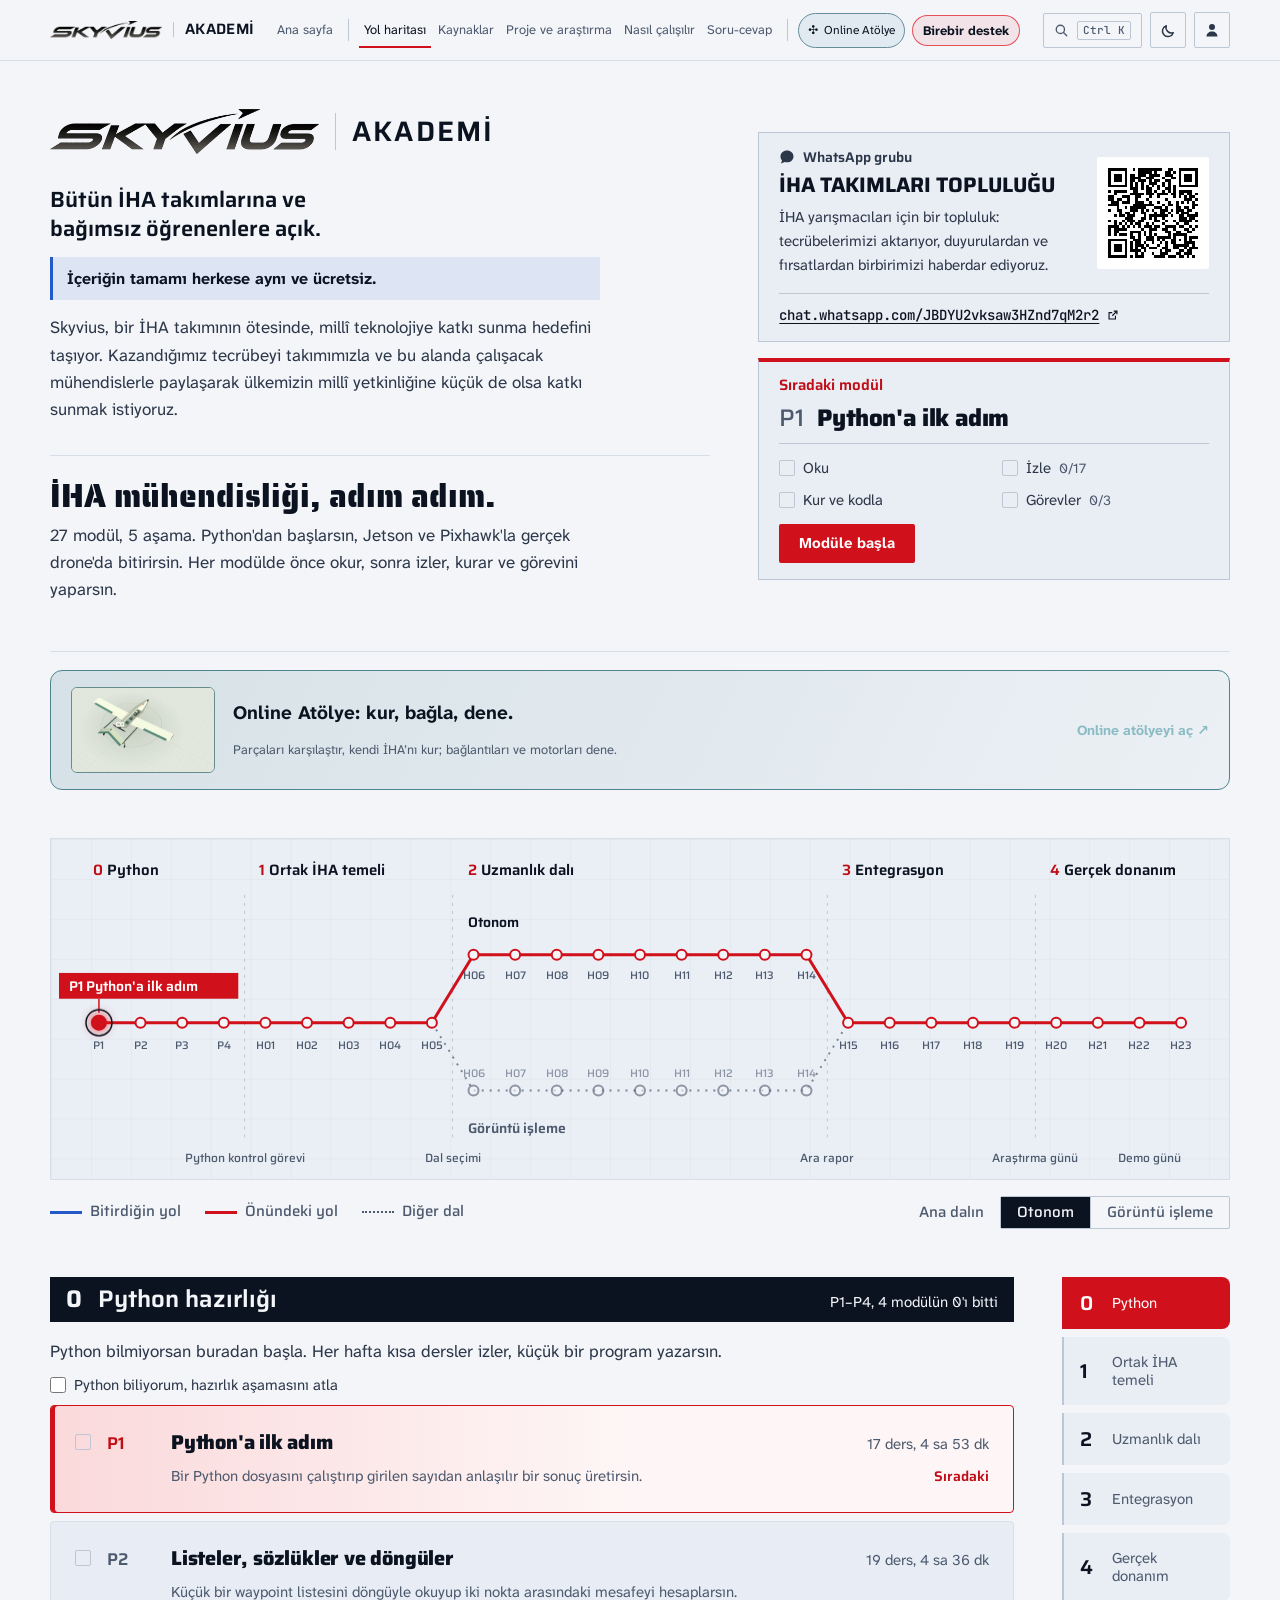
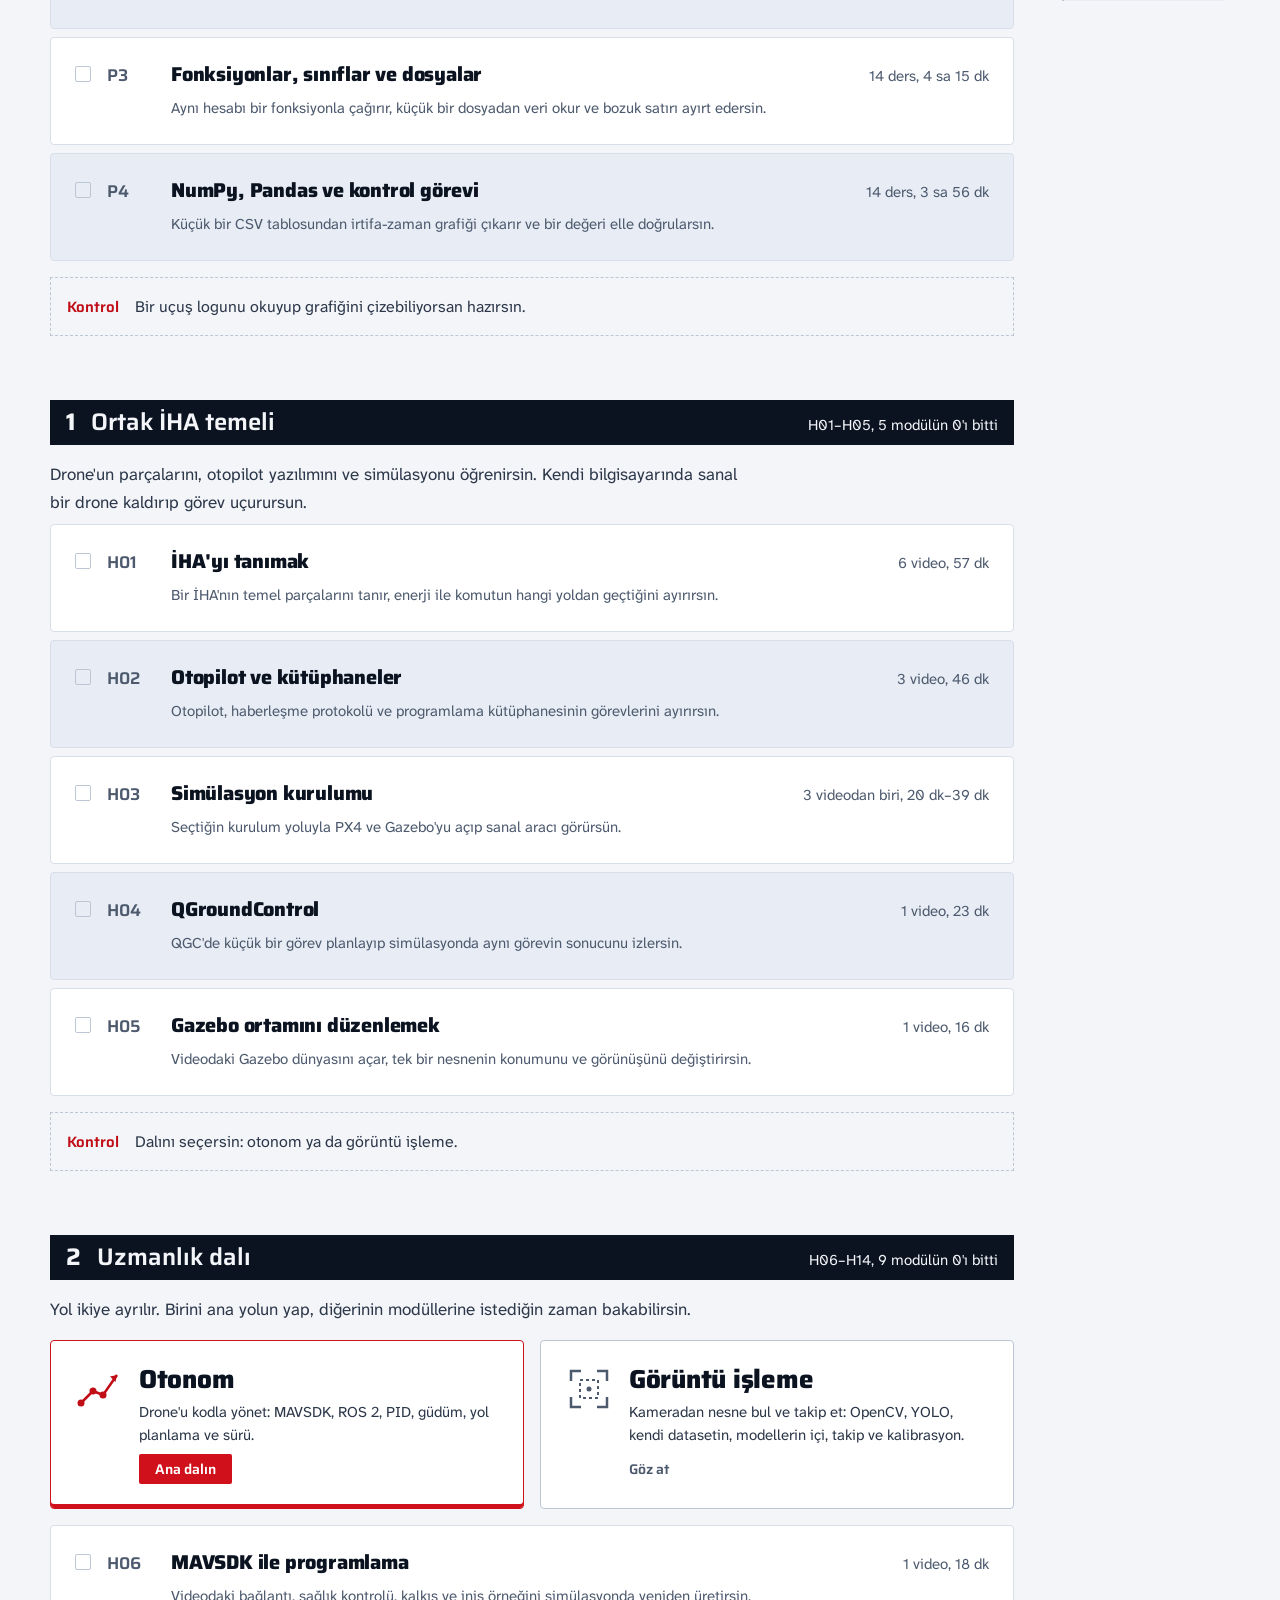
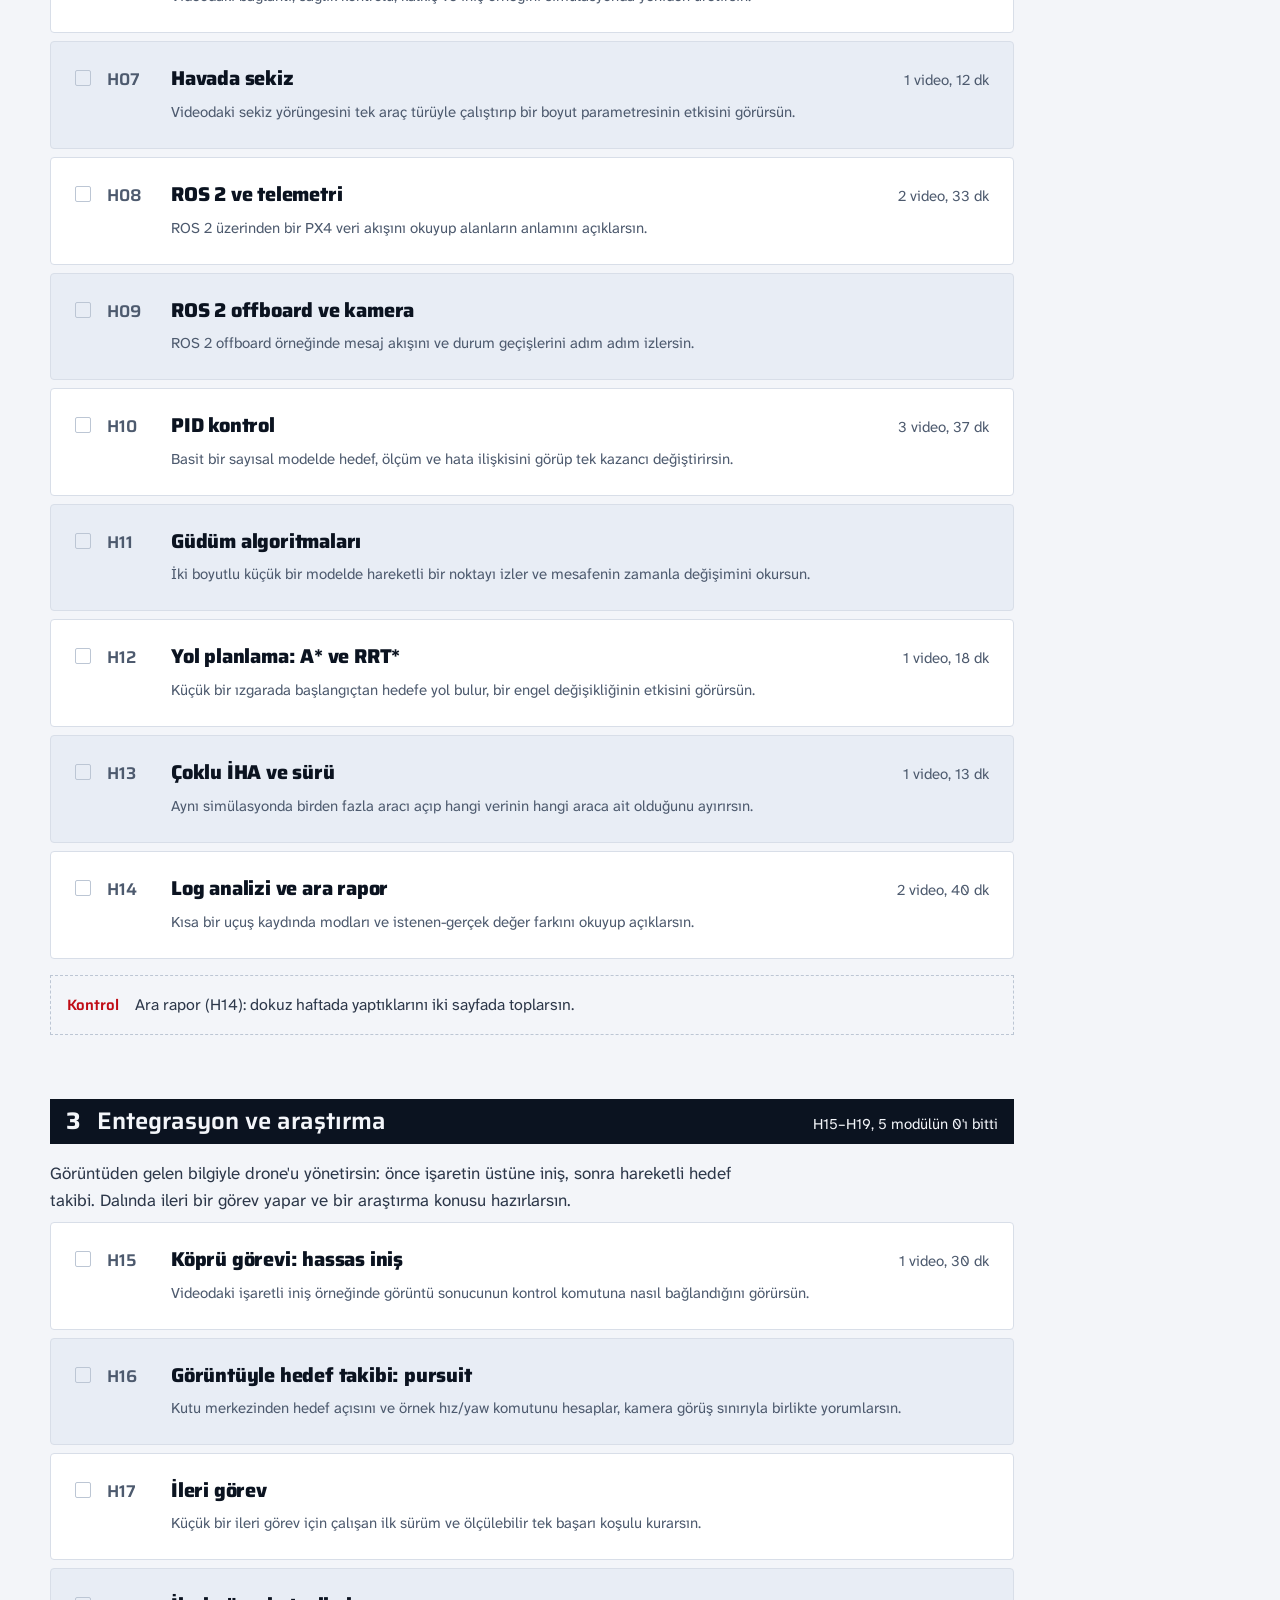
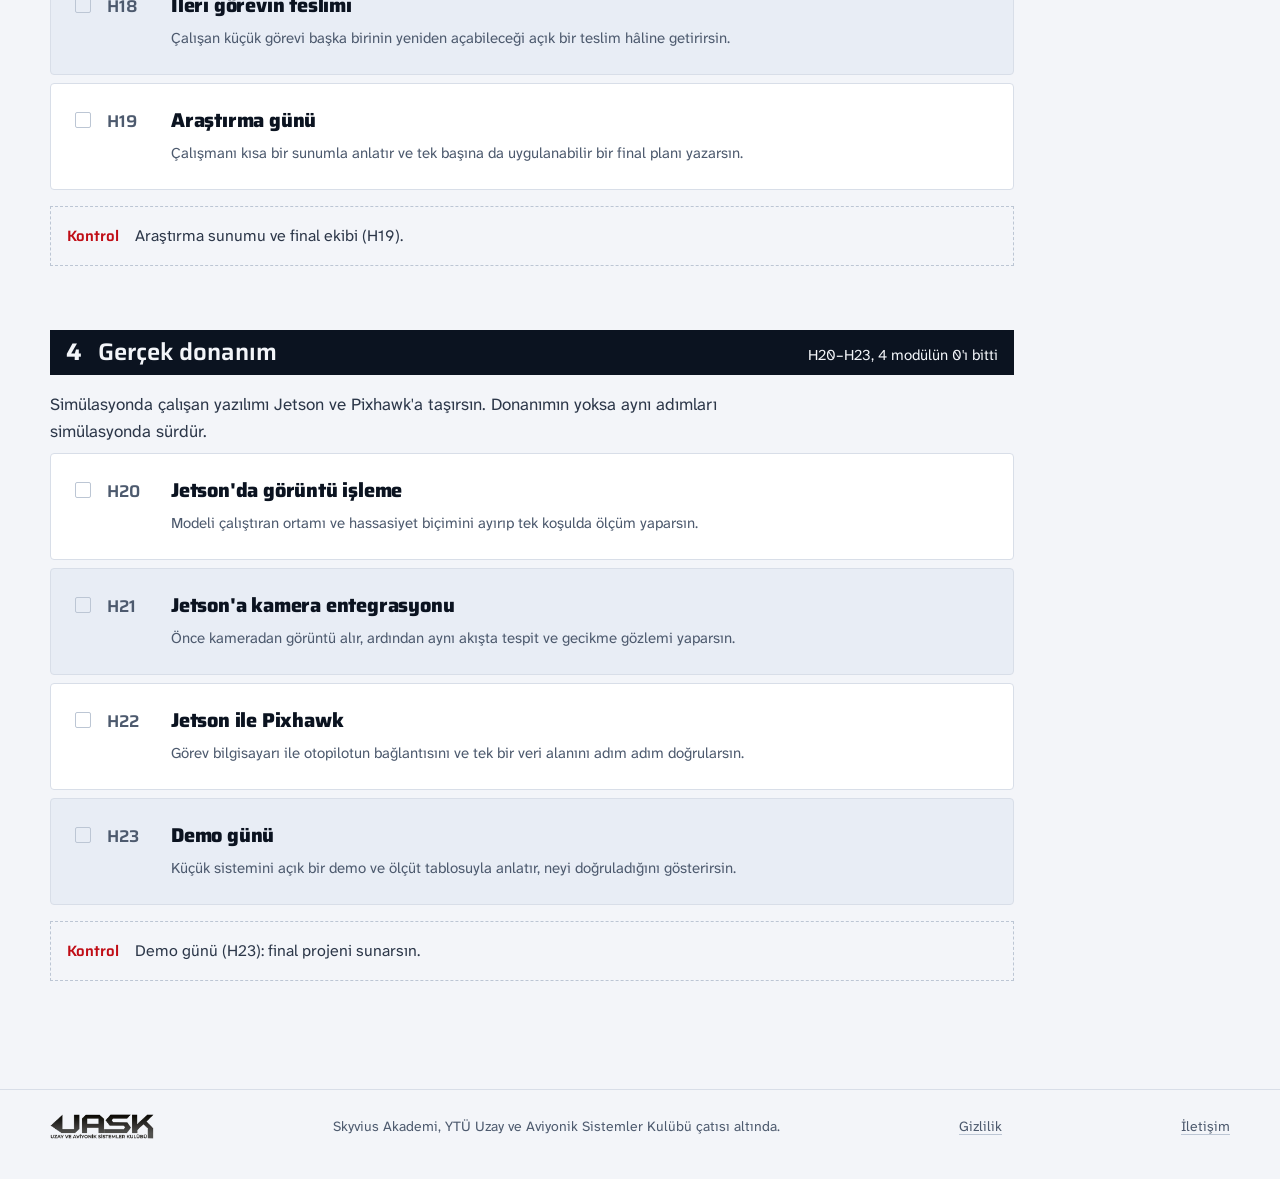
<file: akademi/index.html>
<!doctype html><html lang="tr"><head><meta charset="utf-8">
<meta http-equiv="Content-Security-Policy" content="default-src &#x27;self&#x27;; script-src &#x27;self&#x27; &#x27;sha256-ggYx+o/snWV6ASfrxm2Yowu9LAcfCtmVcfIsbhlH0nA=&#x27; https://www.youtube.com https://www.youtube-nocookie.com; script-src-attr &#x27;none&#x27;; style-src &#x27;self&#x27; &#x27;unsafe-inline&#x27;; font-src &#x27;self&#x27;; img-src &#x27;self&#x27; data: blob: https://i.ytimg.com; connect-src &#x27;self&#x27; https://xwgowagywzozzeebmcyw.supabase.co https://www.youtube.com https://www.youtube-nocookie.com; frame-src https://www.youtube-nocookie.com https://www.youtube.com; media-src &#x27;self&#x27;; object-src &#x27;none&#x27;; base-uri &#x27;none&#x27;; form-action &#x27;self&#x27;">
<meta name="referrer" content="strict-origin-when-cross-origin">

<meta name="viewport" content="width=device-width,initial-scale=1"><title>Skyvius Akademi</title><link rel="canonical" href="https://akademi.skyvius.com.tr/"><script>location.replace("/" + location.search + (/^#[a-z0-9-]{1,30}$/i.test(location.hash) ? location.hash : ""));</script><noscript><meta http-equiv="refresh" content="0;url=/"></noscript></head><body><p><a href="/">Skyvius Akademi’ye git</a></p></body></html>
</file>
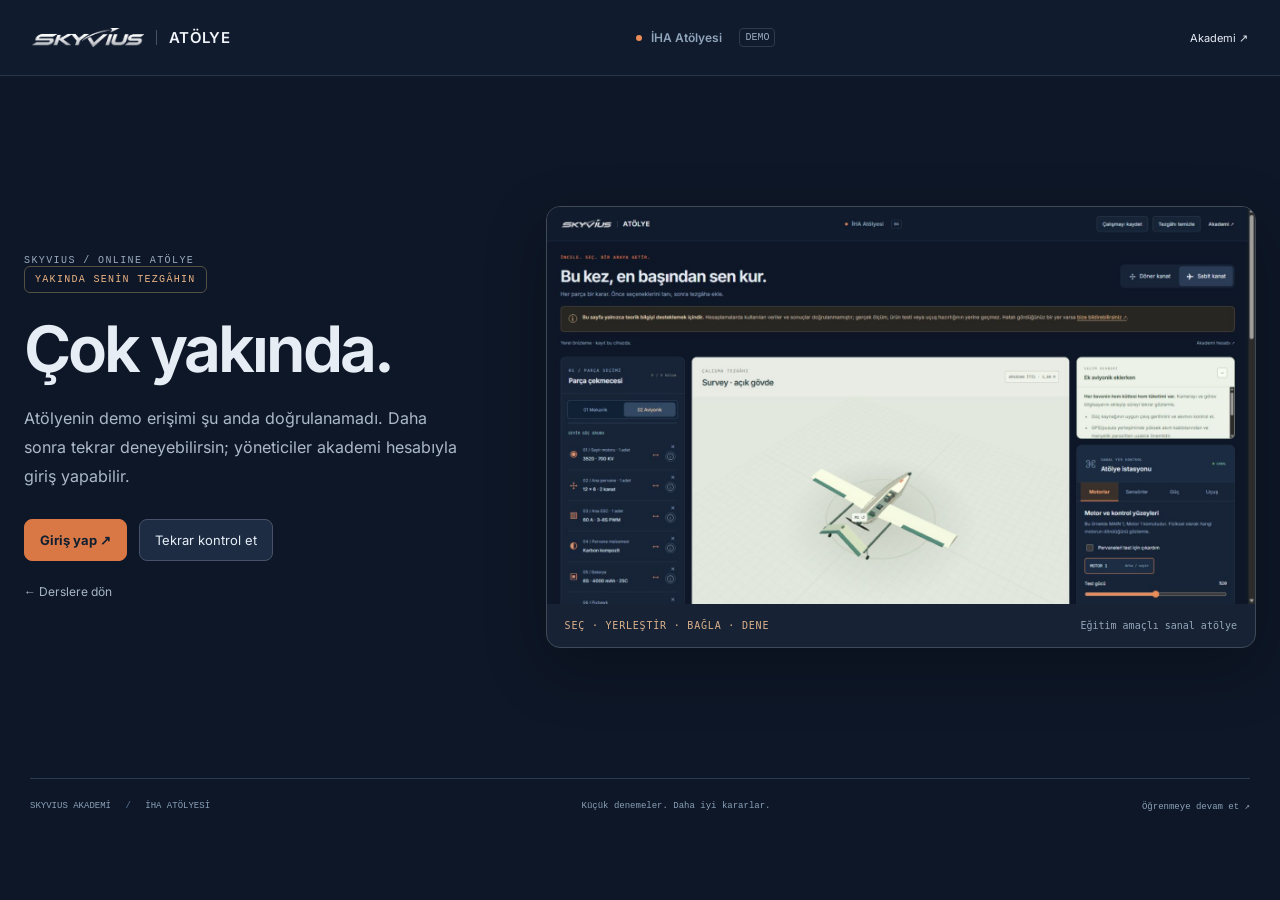
<file: atolye/index.html>
<!doctype html>
<html lang="tr">
<head>
  <meta charset="utf-8">
<meta http-equiv="Content-Security-Policy" content="default-src &#x27;self&#x27;; script-src &#x27;self&#x27;  https://www.youtube.com https://www.youtube-nocookie.com; script-src-attr &#x27;none&#x27;; style-src &#x27;self&#x27; &#x27;unsafe-inline&#x27;; font-src &#x27;self&#x27;; img-src &#x27;self&#x27; data: blob: https://i.ytimg.com; connect-src &#x27;self&#x27; https://xwgowagywzozzeebmcyw.supabase.co https://www.youtube.com https://www.youtube-nocookie.com; frame-src https://www.youtube-nocookie.com https://www.youtube.com; media-src &#x27;self&#x27;; object-src &#x27;none&#x27;; base-uri &#x27;none&#x27;; form-action &#x27;self&#x27;">
<meta name="referrer" content="strict-origin-when-cross-origin">

  <meta name="viewport" content="width=device-width,initial-scale=1">
  <meta name="description" content="Skyvius İHA Atölyesi: parçaları seç, bağlantıları keşfet, motorları test et ve kendi sanal İHA'nı hazırla.">
  <meta name="theme-color" content="#0e1727">
  <title>İHA Atölyesi · Skyvius Akademi</title>
  <link rel="icon" href="../favicon.ico">
  <link rel="stylesheet" href="atolye.css">
</head>
<body>
<header class="topbar">
  <a class="wordmark" href="../#harita" aria-label="Skyvius Akademi’ye dön"><img src="skyvius-logo.png" alt="Skyvius" width="520" height="87"><span>ATÖLYE</span></a>
  <div class="page-name"><span class="live-dot"></span> İHA Atölyesi <span class="version" id="demo-mode">DEMO</span></div>
  <div class="top-actions"><button id="save" class="quiet" data-workshop-action hidden>Çalışmayı kaydet</button><button id="reset" class="quiet" data-workshop-action hidden title="Seçili aracı boş tezgâha döndür">Tezgâhı temizle</button><a href="../#harita" class="academy-link">Akademi ↗</a></div>
</header>
<section id="access-gate" class="access-gate" aria-labelledby="access-title"><div class="access-copy"><p class="eyebrow">SKYVIUS / ONLINE ATÖLYE</p><span class="access-tag">YAKINDA SENİN TEZGÂHIN</span><h1 id="access-title">Atölye hazırlanıyor…</h1><p id="access-description" role="status">Demo erişimi kontrol ediliyor.</p><div class="access-actions"><a id="access-login" href="../?atolye_giris=1">Akademi hesabıyla giriş yap ↗</a><button id="access-retry" hidden>Tekrar kontrol et</button></div><a class="access-back" href="../#harita">← Derslere dön</a></div><figure class="access-preview"><img src="atolye-onizleme.jpg" alt="Online Atölye önizlemesi: parçalar, üç boyutlu İHA tezgâhı ve sanal yer kontrol istasyonu" width="1440" height="900"><figcaption>SEÇ · YERLEŞTİR · BAĞLA · DENE <span>Eğitim amaçlı sanal atölye</span></figcaption></figure></section>
<main id="workshop-main" hidden>
  <section class="intro"><div><p class="eyebrow">İNCELE. SEÇ. BİR ARAYA GETİR.</p><h1>Bu kez, en başından sen kur.</h1><p>Her parça bir karar. Önce seçeneklerini tanı, sonra tezgâha ekle.</p></div><div class="vehicle-switch" role="group" aria-label="Araç türü"><button data-vehicle="quad" class="active" aria-pressed="true">✣ <span>Döner kanat</span></button><button data-vehicle="plane" aria-pressed="false">✈ <span>Sabit kanat</span></button></div></section>
  <aside class="education-note" aria-label="Eğitim modeli hakkında"><span aria-hidden="true">ⓘ</span><p><strong>Bu sayfa yalnızca teorik bilgiyi desteklemek içindir.</strong> Hesaplamalarda kullanılan veriler ve sonuçlar doğrulanmamıştır; gerçek ölçüm, ürün testi veya uçuş hazırlığının yerine geçmez. Hatalı gördüğünüz bir yer varsa <a href="mailto:info@skyvius.com.tr?subject=Online%20At%C3%B6lye%20geri%20bildirimi">bize bildirebilirsiniz ↗</a>.</p></aside>
  <div class="account-strip"><span id="cloud-status" role="status">Kayıt bağlantısı kontrol ediliyor…</span><button id="restore-cloud" hidden>Kayıtlı düzeni geri yükle</button><a href="../#harita">Akademi hesabı ↗</a></div>
  <div class="workspace">
    <aside class="catalog panel" aria-label="Parça seçimi"><div class="panel-heading"><div><span class="eyebrow">01 / PARÇA SEÇİMİ</span><h2>Parça çekmecesi</h2></div><span class="tiny-label" id="assembly-count">0 / 10 bölüm</span></div><div id="build-scope" class="build-scope" role="tablist" aria-label="Kurulum kategorisi" hidden><button data-scope="mechanics" role="tab" aria-selected="true" class="active">01 Mekanik</button><button data-scope="avionics" role="tab" aria-selected="false">02 Aviyonik</button></div><div id="frame-anchor"></div><div id="plane-design" hidden></div><div id="parts"></div><div class="catalog-foot"><span class="live-dot"></span> Her seçeneğin artılarını ve eksilerini incele.</div></aside>
    <section class="bench panel" aria-label="Üç boyutlu araç tezgâhı">
      <div class="bench-head"><div><span class="eyebrow">ÇALIŞMA TEZGÂHI</span><h2 id="build-name">Boş tezgâh</h2></div><span class="build-badge" id="build-badge">PARÇALARI SEN SEÇ</span></div>
      <div class="scene-wrap"><div id="scene" tabindex="0" role="application" aria-label="İHA tezgâhı. Görünümü sürükleyin; kalibrasyonda renkli halkaları tutup çevirin."><div class="scene-loading">Tezgâh hazırlanıyor…</div></div><div id="empty-scene"><span>＋</span><strong>İlk parçanı bekliyor.</strong><p>Gövdeyi seç, ardından parçaları inceleyerek tek tek ekle.</p><button data-open-picker="frame">Gövdelere göz at →</button></div></div>
      <div class="scene-toolbar"><div class="view-buttons" role="group" aria-label="Görünüm"><button data-view="perspective" class="active" title="Perspektif görünüm">3B</button><button data-view="top" title="Üst görünüm">Üst</button><button data-view="side" title="Yan görünüm">Yan</button></div><button id="wires" class="tool-button" aria-pressed="true">⌁ Kablolar</button><button id="zoom-in" class="tool-button" aria-label="Yakınlaştır">＋</button><button id="zoom-out" class="tool-button" aria-label="Uzaklaştır">−</button><button id="focus-bay" class="tool-button">İç yerleşim</button><button id="labels-toggle" class="tool-button" aria-pressed="true">M1 Etiketler</button><button id="home-view" class="tool-button" aria-label="Görünümü sıfırla">⟲</button></div>
      <div class="scene-hint" id="scene-hint">Sürükle: görünümü döndür · Tekerlek: yakınlaş · Seçim rehberi sağda</div>
      <div id="connection-note" class="connection-note">Başlamak için sol taraftan bir gövde seç.</div>
      <div class="metrics" aria-label="Araç özeti"><div><small>TOPLAM KÜTLE</small><strong id="mass">0 g</strong><span>Eklediğin parçalar</span></div><div><small id="duration-label">TAHMİNİ HAVADA KALMA</small><strong id="duration">—</strong><span id="duration-caption">Parça ekledikçe hesaplanır</span></div><div><small>İTKİ / AĞIRLIK</small><strong id="twr">—</strong><span id="twr-caption">Maksimum statik itki</span></div></div>
    </section>
    <div class="station-column">
      <aside class="inspector panel" aria-label="Seçim ipuçları"><div class="panel-heading"><div><span class="eyebrow">SEÇİM REHBERİ</span><h2 id="tip-title">Gövdeyi seçerken</h2></div><button id="minimize-tip" class="tip-icon" aria-label="Seçim notunu daralt veya aç" aria-expanded="true">−</button></div><div id="tip-content" class="tip-content"></div></aside>
    <aside class="gcs panel" aria-label="Yer kontrol istasyonu"><div class="gcs-heading"><div class="gcs-mark">⌘</div><div><span class="eyebrow">SANAL YER KONTROL</span><h2>Atölye istasyonu</h2></div><span class="connection"><i></i> SANAL</span></div><div class="gcs-tabs" role="tablist" aria-label="İstasyon bölümleri"><button role="tab" id="tab-motors" data-tab="motors" aria-selected="true" aria-controls="gcs-body" class="active">Motorlar</button><button role="tab" id="tab-sensors" data-tab="sensors" aria-selected="false" aria-controls="gcs-body">Sensörler</button><button role="tab" id="tab-power" data-tab="power" aria-selected="false" aria-controls="gcs-body">Güç</button><button role="tab" id="tab-flight" data-tab="flight" aria-selected="false" aria-controls="gcs-body">Uçuş</button></div><div id="gcs-body" role="tabpanel" aria-labelledby="tab-motors"></div><div class="station-log" aria-live="polite"><span class="log-dot"></span><span id="log">Boş tezgâh hazır. Önce gövdeni seç.</span></div></aside>
    </div>
  </div>
  <section id="plane-lesson" class="plane-lesson panel" hidden></section>
  <section class="under-workbench"><section class="health panel" aria-label="Uyumluluk değerlendirmesi"><div class="panel-heading"><div><span class="eyebrow">02 / BİRLİKTE ÇALIŞIRLAR MI?</span><h2>Uyumluluk ve yerleşim</h2></div><span id="health-badge" class="status-pill">BEKLENİYOR</span></div><div id="checks" aria-live="polite"></div></section></section>
  <section class="lab-notes"><div><span class="eyebrow">BURADAKİ SAYILAR NE ANLATIYOR?</span><h2>Bir seçim, birden fazla sonuç.</h2><p>Daha büyük batarya daha fazla enerji ve daha fazla ağırlık getirir. Motor, pervane, ESC ve batarya birlikte değerlendirilir. Bu atölyede küçük değişikliklerin bu dengeyi nasıl etkilediğini deneyebilirsin.</p></div><details><summary>Hesaplar, örnek veriler ve kaynaklar <span>＋</span></summary><div class="method"><p><strong>Eğitim modeli:</strong> Parça adları kurgusaldır. Kütleler, itki/güç tabloları ve tahminler yaklaşık senaryo verileridir; gerçek ürün testi, satın alma tavsiyesi veya uçuş onayı değildir. Malzeme seçimi tek başına otomatik bir verim artışı sağlamaz.</p><p><strong>Döner kanat:</strong> Toplam kütle seçilen gövdenin 4, 6 veya 8 motoruna göre değerlendirilir. Seçilen motor–pervane ve batarya için örnek eğriden gereken güç bulunur; ek aviyonik tüketimi eklenir. Süre = kullanılabilir Wh / W × 60. Batarya rezervi ve yük değiştirilebilir.</p><p><strong>Sabit kanat:</strong> Alan, açıklık, veter ve uç daralmasından bulunur. Seyir gücü basitleştirilmiş parazit/indüklenmiş sürükleme hesabıdır; rho 1,225 kg/m³, CLmax 1,25 ve toplam itki verimi 0,62 varsayılır. Stall hızı tahminidir. VTOL süresi 90 saniye dikey bölüm ve kalan enerjiyle seyir senaryosudur. Karma motor gruplarında ortak normalize gazla toplam kuvvet/güç karşılaştırılır; ağırlık merkezine göre hover trimini ve geçiş aerodinamiğini hesaplamaz. Statik itki seyir performansı veya geçiş güvenliği garantisi değildir.</p><p><strong>Güç yolu (döner kanat):</strong> Batarya → seçilen PDB → ESC’ler → motorların üç faz girişi. PDB modelleri kurgusaldır; çıkış sayısı, hücre sayısı, dal akımı ve toplam akım ayrı kontrol edilir. Faz kabloları görünürlük için kalın ve aralıklı çizilir; renkler örnektir. PDB bu örnekte regülatör değildir; aviyonikler uygun güç modülü/regüle besleme ister.</p><p><strong>Bağlantı örneği:</strong> Quad X için MAIN 1 → sağ ön M1, MAIN 2 → sol arka M2, MAIN 3 → sol ön M3, MAIN 4 → sağ arka M4. 6 ve 8 motorlu gövdelerde çıkışlar atölyenin kendi kol sırasını izler. Bu atölyenin seçilmiş PWM atamasıdır; gerçek kart/firmware düzenleri değişebilir. PWM sinyal ve ortak GND, ESC’nin bataryadan gelen güç bağlantısından ayrıdır.</p><p><strong>Kaynaklar:</strong> <a href="https://docs.px4.io/main/en/power_systems/" target="_blank" rel="noopener noreferrer">PX4 güç dağıtımı</a> · <a href="https://ardupilot.org/copter/docs/connect-escs-and-motors.html" target="_blank" rel="noopener noreferrer">ArduPilot ESC ve üç faz bağlantısı</a> · <a href="https://docs.px4.io/main/en/config/actuators" target="_blank" rel="noopener noreferrer">PX4 aktüatör atama ve test</a> · <a href="https://docs.px4.io/main/en/config/accelerometer" target="_blank" rel="noopener noreferrer">İvmeölçer</a> · <a href="https://docs.px4.io/main/en/config/compass" target="_blank" rel="noopener noreferrer">Pusula</a> · <a href="https://www.apcprop.com/technical-information/manufacturing/" target="_blank" rel="noopener noreferrer">APC pervane malzemeleri</a> · <a href="https://www.tytorobotics.com/blogs/articles/how-to-increase-drone-flight-time-and-lift-capacity" target="_blank" rel="noopener noreferrer">Tyto itki ve süre hesabı</a></p><p>3B motor: Three.js r169, MIT lisansı. Tüm modeller bu atölye için kodla üretilmiştir. Yerel önizlemede düzen cihazında saklanır. Canlı sürümde akademi hesabıyla giriş gerekir; çalışmanı hesabına kaydedebilirsin.</p></div></details></section>
</main><footer><span>SKYVIUS AKADEMİ <b>/</b> İHA ATÖLYESİ</span><span>Küçük denemeler. Daha iyi kararlar.</span><a href="../#harita">Öğrenmeye devam et ↗</a></footer>
<dialog id="picker" aria-labelledby="picker-title" aria-describedby="picker-description"><div class="picker-header"><div><span class="eyebrow">KARŞILAŞTIR & KARAR VER</span><h2 id="picker-title">Parça seçenekleri</h2><p id="picker-description"></p></div><button id="close-picker" aria-label="Seçenekleri kapat">×</button></div><div id="picker-content" class="picker-content"></div></dialog>
<aside id="selection-info" class="selection-info panel" role="dialog" aria-labelledby="selection-info-title" tabindex="-1" hidden><div class="info-heading"><h3 id="selection-info-title"></h3><button data-close-info aria-label="Bilgi kartını kapat">×</button></div><div id="selection-info-content"></div></aside>
<div id="toast" role="status" hidden></div><noscript>Atölyeyi kullanmak için JavaScript’i etkinleştirin.</noscript><script type="module" src="boot.mjs"></script></body></html>
</file>
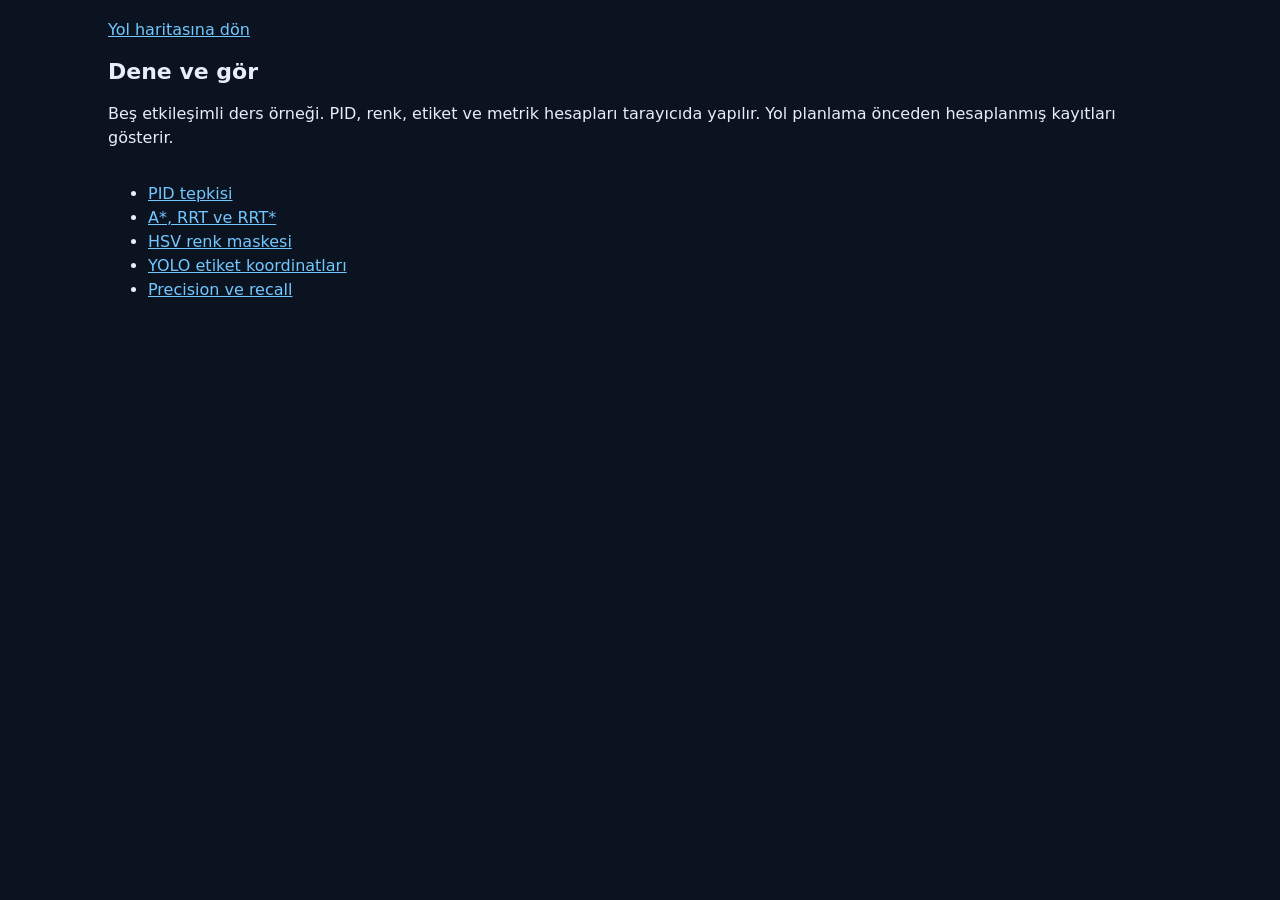
<file: etkilesim/index.html>
<!doctype html><html lang="tr"><meta charset="utf-8"><meta name="viewport" content="width=device-width,initial-scale=1"><title>Etkileşimli ders örnekleri · Skyvius</title><link rel="stylesheet" href="ortak.css"><main><a href="/#harita">Yol haritasına dön</a><h1>Dene ve gör</h1><p>Beş etkileşimli ders örneği. PID, renk, etiket ve metrik hesapları tarayıcıda yapılır. Yol planlama önceden hesaplanmış kayıtları gösterir.</p><ul><li><a href="pid.html">PID tepkisi</a></li><li><a href="yol.html">A*, RRT ve RRT*</a></li><li><a href="hsv.html">HSV renk maskesi</a></li><li><a href="etiket.html">YOLO etiket koordinatları</a></li><li><a href="metrik.html">Precision ve recall</a></li></ul></main></html>
</file>
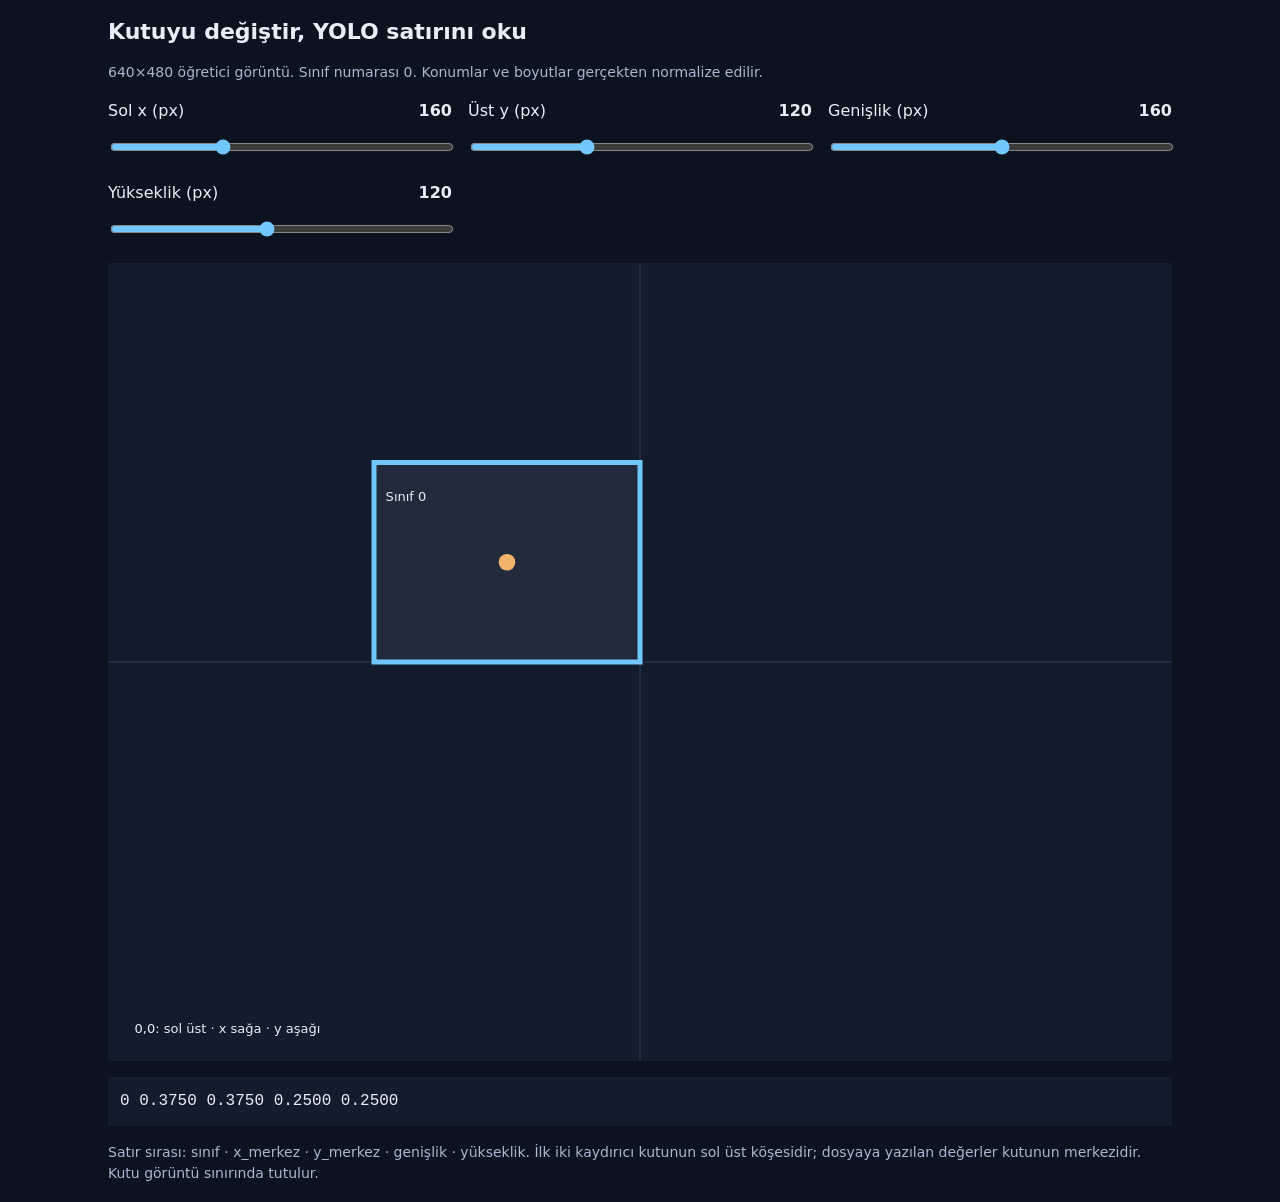
<file: etkilesim/etiket.html>
<!doctype html><html lang="tr"><meta charset="utf-8"><meta name="viewport" content="width=device-width,initial-scale=1"><title>YOLO etiket koordinatları · Skyvius</title><link rel="stylesheet" href="ortak.css"><main id="ornek" data-mode="etiket"></main><script src="model.js" defer></script><script src="ekran.js" defer></script></html>
</file>
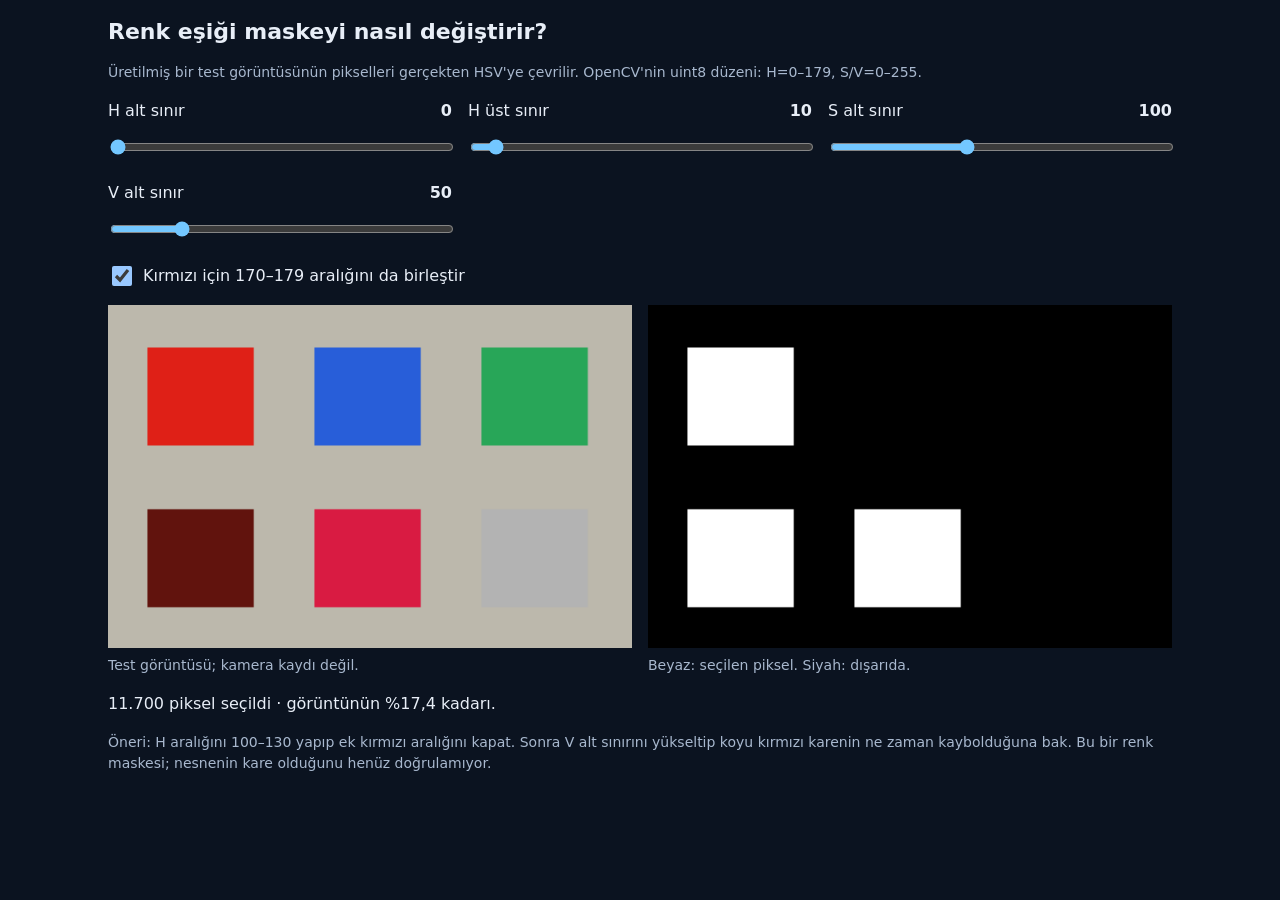
<file: etkilesim/hsv.html>
<!doctype html><html lang="tr"><meta charset="utf-8"><meta name="viewport" content="width=device-width,initial-scale=1"><title>HSV renk maskesi · Skyvius</title><link rel="stylesheet" href="ortak.css"><main id="ornek" data-mode="hsv"></main><script src="model.js" defer></script><script src="ekran.js" defer></script></html>
</file>
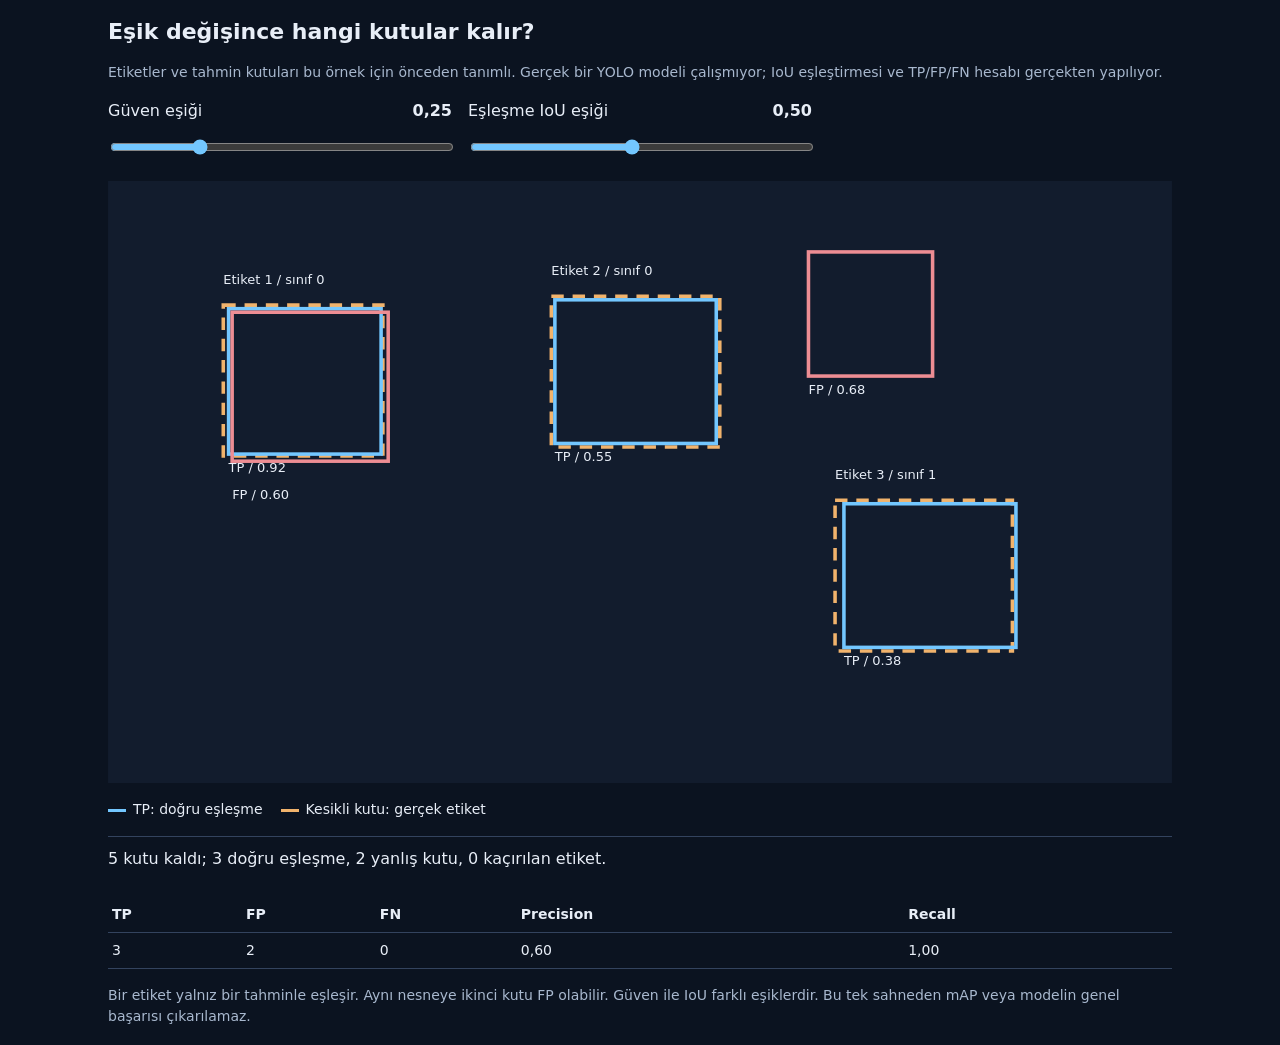
<file: etkilesim/metrik.html>
<!doctype html><html lang="tr"><meta charset="utf-8"><meta name="viewport" content="width=device-width,initial-scale=1"><title>Precision ve recall · Skyvius</title><link rel="stylesheet" href="ortak.css"><main id="ornek" data-mode="metrik"></main><script src="model.js" defer></script><script src="ekran.js" defer></script></html>
</file>
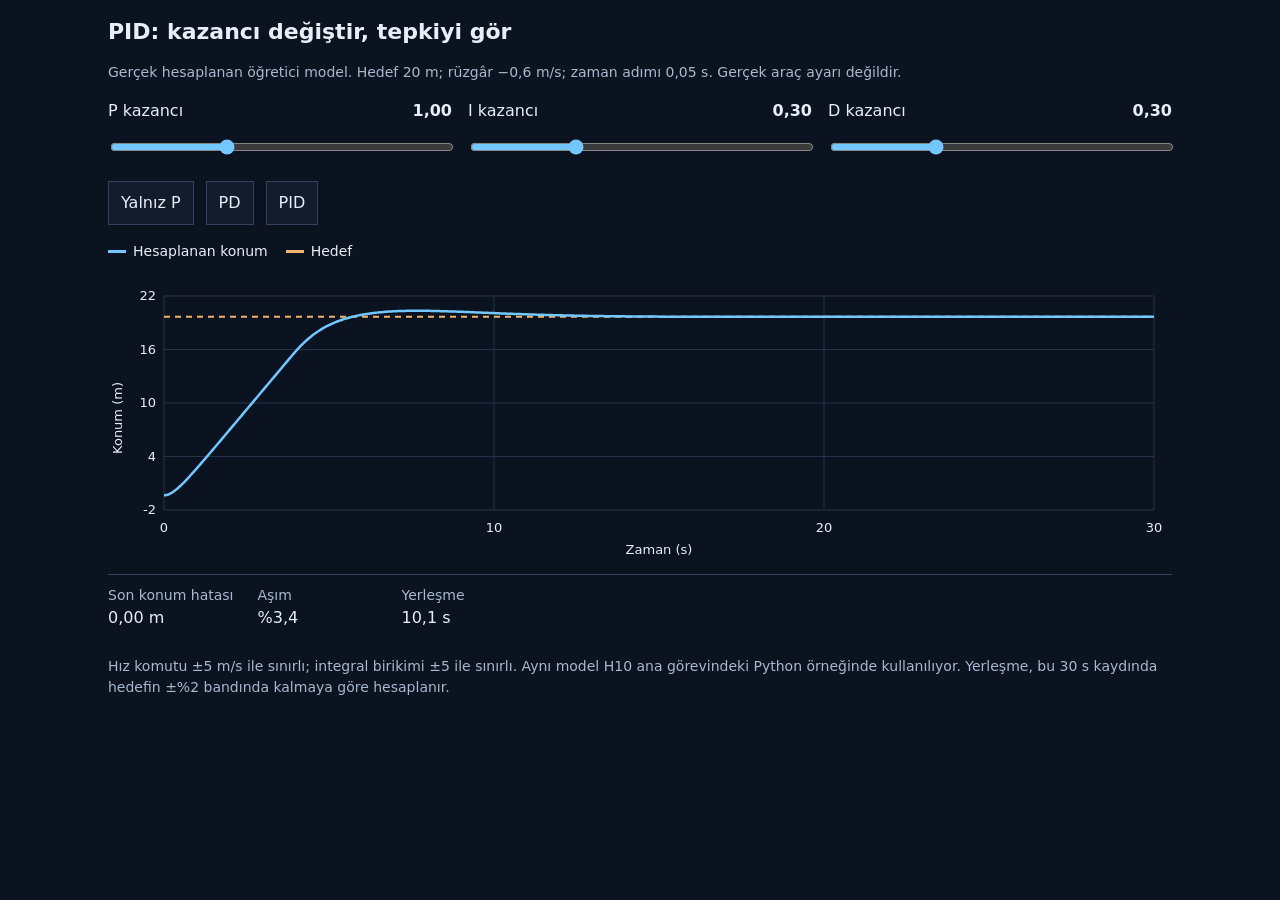
<file: etkilesim/pid.html>
<!doctype html><html lang="tr"><meta charset="utf-8"><meta name="viewport" content="width=device-width,initial-scale=1"><title>PID tepkisi · Skyvius</title><link rel="stylesheet" href="ortak.css"><main id="ornek" data-mode="pid"></main><script src="model.js" defer></script><script src="ekran.js" defer></script></html>
</file>
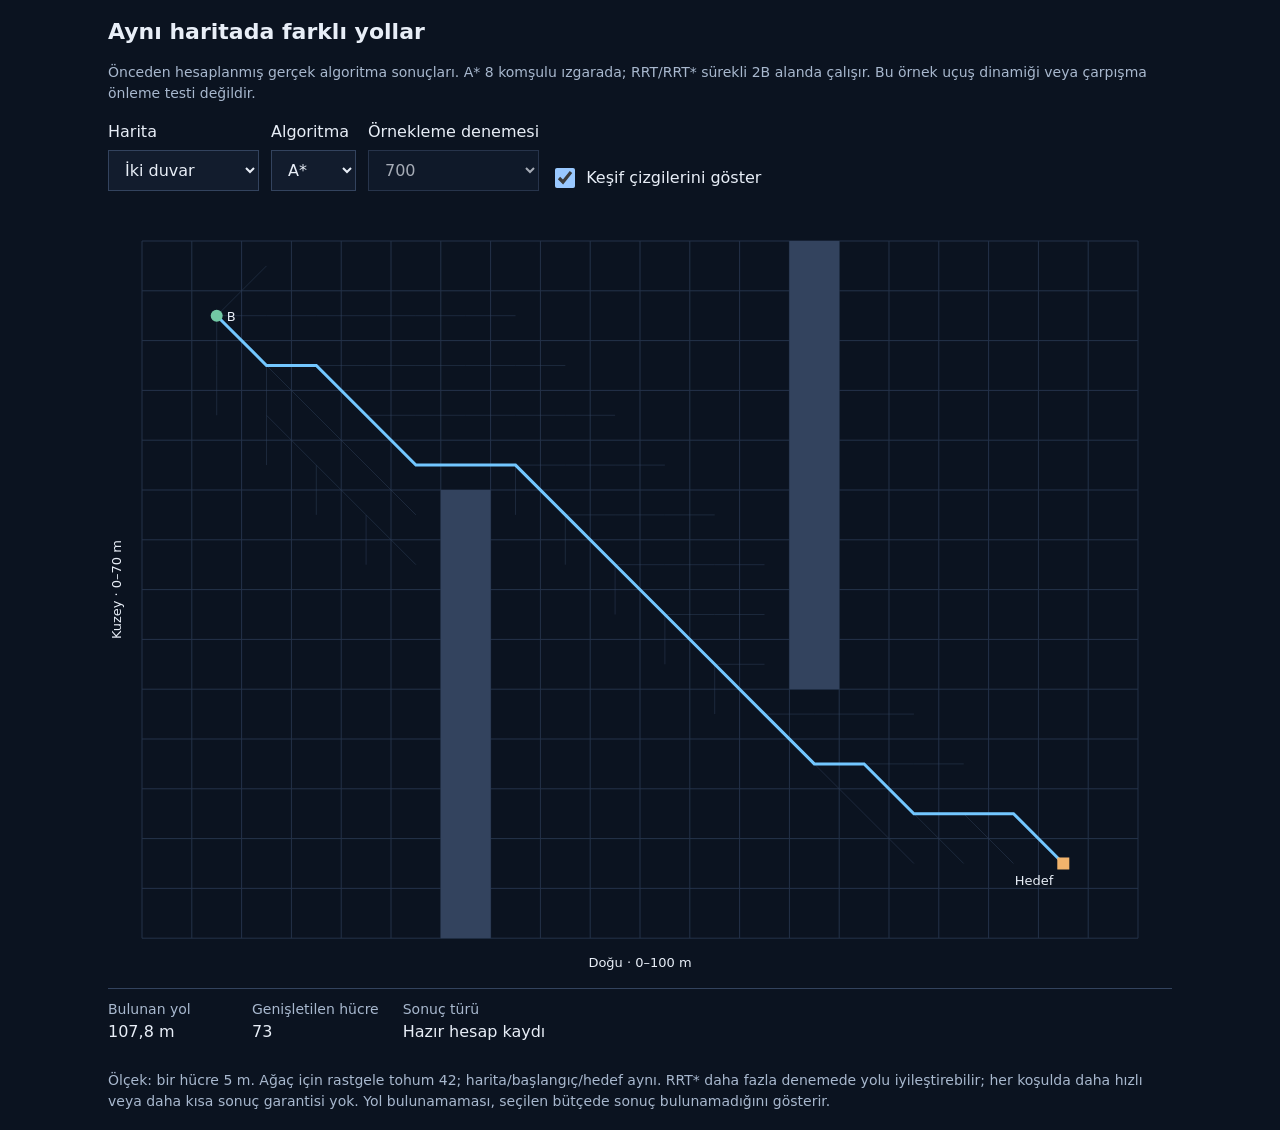
<file: etkilesim/yol.html>
<!doctype html><html lang="tr"><meta charset="utf-8"><meta name="viewport" content="width=device-width,initial-scale=1"><title>A*, RRT ve RRT* · Skyvius</title><link rel="stylesheet" href="ortak.css"><main id="ornek" data-mode="yol"></main><script src="model.js" defer></script><script src="plan-verileri.js" defer></script><script src="ekran.js" defer></script></html>
</file>
<file: atolye/atolye.css>
@font-face{font-family:Inter;src:url(fontlar/inter-latin-ext.woff2) format('woff2');font-weight:100 900;font-display:swap}@font-face{font-family:Inter;src:url(fontlar/inter-latin.woff2) format('woff2');font-weight:100 900;font-display:swap;unicode-range:U+0000-00FF}
:root{--paper:#f4f3ef;--surface:#fff;--ink:#252c2c;--muted:#747a78;--line:#e3e5df;--orange:#df602d;--orange-wash:#fff1e9;--green:#25765d;--green-wash:#edf6f0;--red:#b34d3e;--amber:#956513;--mono:Consolas,'Courier New',monospace;color-scheme:light;font-family:Inter,'Segoe UI',sans-serif;font-size:13px}*{box-sizing:border-box}body{margin:0;background:var(--paper);color:var(--ink)}button,input,select{font:inherit;color:inherit}button,a,input,select,summary{ -webkit-tap-highlight-color:transparent}button{cursor:pointer}button:disabled{cursor:not-allowed;opacity:.48}a{color:inherit;text-underline-offset:3px}button{border:1px solid var(--line);border-radius:6px;background:#fff;padding:9px 12px;transition:background .16s,border-color .16s}button:hover:not(:disabled){background:#f2f3ef;border-color:#b8bfb6}button.active{color:var(--orange);border-color:#ebbea8;background:var(--orange-wash)}button.primary{background:var(--orange);border-color:var(--orange);color:white;font-weight:650}button.primary:hover:not(:disabled){background:#c94c1e}button.danger{color:var(--red);background:#fff0ec;border-color:#edb8ad}:focus-visible{outline:3px solid #db8146;outline-offset:3px}[hidden]{display:none!important}.topbar{height:76px;border-bottom:1px solid #dedfd8;padding:0 32px;display:flex;align-items:center;justify-content:space-between;background:#fafaf7;gap:20px}.wordmark{display:flex;align-items:center;gap:9px;text-decoration:none}.wordmark svg{width:32px;height:32px;color:var(--orange)}.wordmark span{font-size:18px;font-weight:850;letter-spacing:2.8px;line-height:1.2}.wordmark small{display:block;font-size:8px;letter-spacing:1.65px;font-weight:550;margin-top:5px;color:var(--muted)}.page-name{display:flex;align-items:center;gap:9px;font-weight:600}.version{border:1px solid var(--line);padding:3px 5px;border-radius:4px;font:10px var(--mono);color:var(--muted);margin-left:8px}.live-dot{display:inline-block;width:6px;height:6px;background:var(--orange);border-radius:50%;flex-shrink:0}.top-actions{display:flex;align-items:center;gap:10px}.quiet{background:transparent;font-size:11px}.academy-link{font-size:11px;text-decoration:none;margin-left:8px}main{max-width:1680px;padding:30px 30px 0;margin:auto}.intro{display:flex;align-items:center;justify-content:space-between;gap:20px;margin-bottom:28px}.eyebrow{font:10px var(--mono);letter-spacing:1.4px;color:var(--muted);margin:0}.intro .eyebrow{color:var(--orange);margin-bottom:10px}h1{font-size:clamp(25px,2.45vw,36px);letter-spacing:-1.4px;margin:0 0 9px;font-weight:650}.intro p:last-child{margin:0;color:var(--muted);font-size:12px}.vehicle-switch{background:#e9eae4;padding:4px;border-radius:9px;display:flex;gap:3px}.vehicle-switch button{border:0;background:transparent;display:flex;align-items:center;gap:8px;font-size:17px;padding:11px 16px}.vehicle-switch button span{font-size:12px}.vehicle-switch button.active{background:white;color:var(--ink);box-shadow:0 2px 5px #0000000a}.workspace{display:grid;grid-template-columns:256px minmax(350px,1fr) 334px;gap:16px;align-items:stretch}.panel{border:1px solid var(--line);background:var(--surface);border-radius:11px;overflow:hidden}.panel-heading{display:flex;align-items:center;justify-content:space-between;padding:20px 20px 17px;border-bottom:1px solid var(--line);gap:10px}.panel-heading h2{font-size:15px;font-weight:650;margin:7px 0 0;letter-spacing:-.3px}.tiny-label{font:8px var(--mono);color:#969c94;letter-spacing:.7px}.catalog{display:flex;flex-direction:column}.catalog .panel-heading{padding:19px 17px}.catalog #parts{padding:0 16px;flex:1}.part-section{padding:14px 0 13px;border-bottom:1px solid #edf0e9}.part-label{display:flex;align-items:center;gap:7px;margin-bottom:8px;color:var(--muted);font-size:10px;font-weight:550;letter-spacing:.3px}.part-label span{font:9px var(--mono);color:#adb1a9}.part-label button{margin-left:auto;background:none;border:0;padding:0 3px;color:#979e95;font-size:12px}.part-section select{width:100%;font-size:11px;border:1px solid var(--line);border-radius:5px;background:#fcfcf9;padding:9px 25px 9px 8px;cursor:pointer}.part-meta{display:flex;justify-content:space-between;margin-top:7px;font:9px var(--mono);color:var(--muted);gap:5px}.part-section.selected .part-label{color:var(--orange)}.split-select{display:grid;grid-template-columns:1fr 1fr;gap:6px}.catalog-foot{padding:16px;font-size:9px;color:var(--muted);display:flex;align-items:center;gap:7px;line-height:1.5}.bench{position:relative;background:#efeee8;display:flex;flex-direction:column;min-width:0}.bench-head{display:flex;align-items:center;justify-content:space-between;gap:10px;padding:20px 22px;position:relative;z-index:1}.bench-head h2{font-size:18px;font-weight:600;letter-spacing:-.6px;margin:7px 0 0}.build-badge{font:9px var(--mono);color:#7d8278;background:#fafbf6;border:1px solid #d9ddd1;padding:7px;border-radius:4px}#scene{position:relative;width:100%;height:420px;min-height:320px;touch-action:none;outline-offset:-4px;background:radial-gradient(ellipse at center,#f8f8f0 0,#eeede5 77%)}#scene canvas{display:block;width:100%;height:100%;cursor:grab}#scene canvas:active{cursor:grabbing}.scene-loading{position:absolute;inset:0;display:grid;place-items:center;color:var(--muted);font-size:12px}.motor-label{position:absolute;pointer-events:none;font:10px var(--mono);color:#3a4942;text-align:center;transform:translate(-50%,-50%);background:#fffffff0;padding:5px 7px;border:1px solid #d5dccc;border-radius:5px;white-space:nowrap;box-shadow:0 3px 8px #4450350c}.motor-label.running{border-color:var(--orange);color:var(--orange);background:#fff1e5}.motor-label b{font-weight:650}.scene-toolbar{display:flex;justify-content:center;flex-wrap:wrap;gap:6px;padding:9px 10px}.scene-toolbar button{font-size:10px;padding:7px 10px;background:#fafaf5}.view-buttons{display:flex;border:1px solid #d9ddd1;border-radius:5px;overflow:hidden}.view-buttons button{border:0;border-radius:0}.view-buttons button.active{background:#e3e8db;color:#334d37}.tool-button[aria-pressed=true]{border-color:#bdc8b0;background:#e9eedf}.scene-hint{text-align:center;color:#8a8f82;font-size:9px;padding:4px 12px 16px}.bench-note{margin:0 18px 18px;display:flex;gap:9px;padding:11px 12px;border:1px solid #dbdfcf;border-radius:6px;background:#f8f9ef;color:#687358;min-height:49px;align-items:center}.bench-note>span{color:#8c9d62;font-size:17px}.bench-note p{font-size:10px;line-height:1.6;margin:0}.metrics{margin-top:auto;display:grid;grid-template-columns:repeat(3,1fr);background:#fafbf6;border-top:1px solid #dadfce}.metrics>div{padding:17px 14px 18px;border-right:1px solid #e2e6da}.metrics>div:last-child{border-right:0}.metrics small{display:block;font:8px var(--mono);letter-spacing:.5px;color:#7e8575}.metrics strong{font-size:24px;display:block;line-height:1.6;font-weight:550;letter-spacing:-1px;white-space:nowrap}.metrics span{font-size:9px;color:#969c8c}.gcs{display:flex;flex-direction:column;background:#fcfcf9}.gcs-heading{display:flex;gap:10px;align-items:center;padding:19px 16px;background:#f5f6f0}.gcs-heading .eyebrow{font-size:8px;letter-spacing:1px}.gcs-heading h2{font-size:14px;margin:6px 0 0;font-weight:600}.gcs-mark{font-size:23px;color:#68775b}.connection{margin-left:auto;font:8px var(--mono);display:flex;align-items:center;gap:4px;color:var(--green)}.connection i{width:5px;height:5px;border-radius:50%;background:#6a9b67}.gcs-tabs{display:flex;border-top:1px solid var(--line);border-bottom:1px solid var(--line);padding:0 8px}.gcs-tabs button{flex:1;border:0;border-radius:0;padding:14px 5px 12px;background:none;font-size:11px;color:var(--muted);border-bottom:2px solid transparent;margin-bottom:-1px}.gcs-tabs button.active{color:var(--orange);border-bottom-color:var(--orange);font-weight:650}#gcs-body{padding:18px 17px;flex:1;min-height:480px}.gcs-subtitle{font-size:13px;font-weight:650;margin:0 0 8px}.helper{font-size:10px;color:var(--muted);line-height:1.75;margin:0 0 16px}.control-row{display:flex;align-items:center;gap:8px;margin:12px 0;font-size:11px}.control-row label{flex:1}.control-row select{max-width:155px;padding:7px;border:1px solid var(--line);border-radius:4px;font-size:10px;background:#fff}.check-toggle{display:flex;align-items:center;gap:8px;font-size:10px;line-height:1.5;margin:12px 0}.check-toggle input{accent-color:var(--orange);width:15px;height:15px;flex-shrink:0}.test-motors{display:grid;grid-template-columns:1fr 1fr;gap:7px;margin:12px 0}.motor-test{display:flex;justify-content:space-between;align-items:center;padding:11px;font:10px var(--mono)}.motor-test small{font-size:8px;color:var(--muted)}.motor-test.active{border-color:var(--orange)}.range-label{display:flex;justify-content:space-between;font-size:10px;margin-top:15px}.range-label output{font-family:var(--mono)}input[type=range]{width:100%;accent-color:var(--orange);margin:10px 0 8px;cursor:pointer}.wide{width:100%;margin-top:9px}.section-divider{border:0;border-top:1px solid var(--line);margin:20px 0 16px}.wiring-row{display:grid;grid-template-columns:36px 1fr 43px 43px;gap:5px;align-items:center;margin:8px 0;font:10px var(--mono)}.wiring-row select{font-size:10px;padding:6px 3px;border:1px solid var(--line);border-radius:4px;background:#fff;width:100%}.wiring-row .spin{padding:6px 0;font:9px var(--mono)}.gnd{font:8px var(--mono);display:flex;flex-direction:column;align-items:center;gap:3px;color:var(--muted)}.gnd input{accent-color:var(--green);margin:0}.signal-key{font-size:9px;line-height:1.6;color:var(--muted);margin-top:12px}.signal-key i{display:inline-block;width:13px;height:2px;background:var(--orange);vertical-align:middle;margin-right:4px}.signal-key i:last-of-type{background:#5f6960;margin-left:7px}.notice{font-size:10px;line-height:1.7;background:var(--orange-wash);border:1px solid #f1d4c5;padding:10px 11px;border-radius:5px;margin:12px 0}.notice.success{background:var(--green-wash);border-color:#cee1d2;color:var(--green)}.station-log{padding:13px 16px;border-top:1px solid var(--line);font:9px/1.6 var(--mono);color:#727c6b;background:#f5f6ef;display:flex;gap:7px;min-height:48px}.log-dot{width:5px;height:5px;background:#899c6a;border-radius:50%;margin-top:4px;flex-shrink:0}.under-workbench{display:grid;grid-template-columns: minmax(280px,.85fr) minmax(400px,1.65fr);gap:16px;margin-top:16px}.inspector .panel-heading{padding:17px 20px 13px}.inspector h2{font-size:14px}.tip-icon{color:var(--orange);border:1px solid #efc5af;border-radius:50%;width:22px;height:22px;display:grid;place-items:center;font:12px Georgia}.tip-content{padding:14px 20px;max-height:148px;overflow:auto;font-size:11px;line-height:1.8;color:#626b63;scrollbar-width:thin}.tip-content p{margin:0 0 9px}.tip-content strong{color:#38463b}.tip-content ul{padding-left:16px;margin:0}.tip-content li{margin-bottom:7px}.health .panel-heading{padding:17px 20px 13px}.status-pill{font:9px var(--mono);padding:6px 8px;border-radius:4px;background:#f1f3ec;color:#6e7a63;white-space:nowrap}.status-pill.bad{background:#fff0ea;color:var(--red)}.status-pill.good{background:var(--green-wash);color:var(--green)}#checks{padding:7px 20px 14px;display:grid;grid-template-columns:1fr 1fr;gap:0 18px}.check-item{display:flex;gap:8px;padding:10px 0;border-bottom:1px solid #edf0e8;align-items:flex-start;font-size:10px;line-height:1.6}.check-symbol{color:var(--green);font-weight:750}.check-item.bad .check-symbol{color:var(--red)}.check-item.warn .check-symbol{color:var(--amber)}.check-item small{color:var(--muted);display:block;font-size:9px}.lab-notes{margin:40px 2px 30px;display:grid;grid-template-columns:1fr 1fr;gap:50px}.lab-notes h2{font-size:22px;letter-spacing:-.6px;font-weight:550;margin:12px 0}.lab-notes>div>p:last-child{color:var(--muted);font-size:11px;line-height:1.9;max-width:560px}.lab-notes details{border-top:1px solid #d8ddd0;align-self:start}.lab-notes summary{list-style:none;display:flex;justify-content:space-between;font-size:11px;padding:16px 0;cursor:pointer}.method{font-size:10px;line-height:1.9;color:var(--muted)}.method p{margin-top:0}.method a{color:var(--green)}footer{border-top:1px solid #dce0d3;margin:0 30px;padding:22px 0;display:flex;justify-content:space-between;color:#8a9283;font:9px var(--mono);gap:15px}footer b{color:#c1c8b7;margin:0 9px}footer a{text-decoration:none}.kv{display:flex;justify-content:space-between;gap:10px;padding:10px 0;border-bottom:1px solid var(--line);font-size:10px}.kv b{font-family:var(--mono);font-weight:500}.thrust-table{border-collapse:collapse;width:100%;font:9px var(--mono);margin:12px 0}.thrust-table th{text-align:right;color:var(--muted);font-weight:400;padding:8px 3px;border-bottom:1px solid var(--line)}.thrust-table td{text-align:right;padding:9px 3px;border-bottom:1px solid #edf0e7}.thrust-table td:first-child,.thrust-table th:first-child{text-align:left}.table-caption{font-size:9px;line-height:1.6;color:var(--muted)}.extras{margin-top:10px}.extra{display:flex;align-items:center;gap:7px;border-bottom:1px solid var(--line);padding:10px 0;font-size:10px}.extra input{accent-color:var(--orange)}.extra small{margin-left:auto;font:9px var(--mono);color:var(--muted)}.cal-status{display:grid;grid-template-columns:1fr 1fr;gap:8px;margin:14px 0}.sensor-status{border:1px solid var(--line);border-radius:6px;padding:12px;font-size:11px;background:#fff}.sensor-status small{font-size:9px;color:var(--muted);display:block;margin-top:6px}.sensor-status.done{border-color:#b6d6bf;color:var(--green);background:var(--green-wash)}.cal-grid{display:grid;grid-template-columns:repeat(3,1fr);gap:6px;margin:12px 0}.cal-face{padding:10px 3px;background:#f2f3ed;border:1px solid var(--line);border-radius:5px;text-align:center;font-size:9px}.cal-face.done{background:var(--green-wash);color:var(--green);border-color:#bad6bf}.cal-face.target{background:var(--orange-wash);border-color:#dda17f}.cal-controls{display:grid;grid-template-columns:repeat(3,1fr);gap:6px}.cal-controls button{font-size:10px;padding:8px 4px}.progress{height:5px;border-radius:4px;background:#e4e8dc;overflow:hidden;margin:12px 0}.progress>span{height:100%;display:block;background:var(--orange);transition:width .12s}.attitude{background:#e7eee6;border:1px solid #d3ddce;padding:17px;margin:10px 0;display:flex;justify-content:space-between;border-radius:6px}.attitude span{font:10px var(--mono);color:#6c7e65}.attitude b{display:block;font-size:24px;color:#374e37;font-weight:500;margin-top:7px}.readiness{font-size:10px;line-height:1.8;padding-left:17px;color:var(--muted)}.servo-row{margin:12px 0;font-size:10px}.servo-row>div{display:flex;justify-content:space-between;align-items:center}.servo-row button{padding:4px 7px;font-size:9px}#toast{position:fixed;left:50%;bottom:24px;transform:translateX(-50%);background:#303d31;color:#fff;padding:13px 20px;border-radius:7px;box-shadow:0 5px 30px #0002;z-index:10;font-size:12px;max-width:90%;text-align:center}.fallback{padding:30px;text-align:center;font-size:12px;line-height:1.8}.save-state{color:var(--green)}.cal-live{font:9px var(--mono);line-height:1.8;color:var(--muted);margin:12px 0}.loading-error{padding:24px;color:var(--red)}
@media(min-width:1500px){#scene{height:460px}.workspace{grid-template-columns:276px minmax(400px,1fr) 352px}.part-section{padding:16px 0}.gcs-heading{padding:21px 18px}}
@media(max-width:1190px){main{padding:24px 18px 0}.topbar{padding:0 20px}.workspace{grid-template-columns:220px minmax(300px,1fr) 295px;gap:10px}.panel-heading{padding:16px}.bench-head{padding:20px 16px}.metrics>div{padding:15px 9px}.metrics small{font-size:7px}.metrics strong{font-size:21px}.build-badge{font-size:8px}.gcs-heading{padding:17px 12px}.gcs-heading h2{font-size:12px}.gcs-mark{display:none}.part-section select{font-size:10px}#gcs-body{padding:16px 12px}.under-workbench{gap:10px}.bench-note{margin-left:12px;margin-right:12px}}
@media(max-width:980px){.workspace{grid-template-columns:225px minmax(0,1fr)}.gcs{grid-column:1/-1}.gcs #gcs-body{min-height:0;max-width:660px;width:100%;margin:auto;padding:22px}#scene{height:450px}.gcs-tabs{justify-content:center}.gcs-tabs button{max-width:160px}.under-workbench{grid-template-columns:1fr 1fr}.intro h1{font-size:29px}.page-name{display:none}.catalog #parts{padding:0 14px}.lab-notes{gap:24px}.connection{margin-left:auto}.gcs-heading{padding:17px 22px}#checks{grid-template-columns:1fr}.health .panel-heading{align-items:flex-start}.tiny-label{display:none}}
@media(max-width:620px){.topbar{height:64px;padding:0 14px;gap:10px}.wordmark span{font-size:15px}.wordmark svg{width:26px}.wordmark small{font-size:6px}.top-actions{gap:5px}.top-actions .quiet{font-size:9px;padding:8px 7px}.academy-link{display:none}main{padding:24px 12px 0}.intro{flex-direction:column;align-items:flex-start;gap:18px;margin-bottom:18px}.intro h1{font-size:28px}.intro .eyebrow{font-size:9px}.intro p:last-child{font-size:11px;line-height:1.7}.vehicle-switch{width:100%}.vehicle-switch button{flex:1;justify-content:center}.workspace{display:flex;flex-direction:column;gap:12px}.bench{order:0}.catalog{order:1}.gcs{order:2}#scene{height:330px;min-height:280px}.bench-head{padding:17px}.bench-head h2{font-size:17px}.bench-head .eyebrow{font-size:8px}.metrics strong{font-size:22px}.metrics small{font-size:7px;letter-spacing:0}.metrics span{font-size:8px}.metrics>div{padding:14px 10px}.scene-toolbar{gap:4px}.scene-toolbar button{padding:7px 8px;font-size:9px}.scene-hint{font-size:8px}.bench-note{padding:9px 10px;margin-bottom:12px}.bench-note p{font-size:9px}.catalog #parts{display:grid;grid-template-columns:1fr 1fr;gap:0 14px}.catalog .panel-heading{padding:16px}.part-section{min-width:0}.part-section select{font-size:10px}.catalog-foot{padding:12px 16px}.under-workbench{display:flex;flex-direction:column;gap:12px}.inspector{order:0}.health{order:1}.tip-content{max-height:135px}.lab-notes{grid-template-columns:1fr;margin:30px 4px 20px;gap:16px}.lab-notes h2{font-size:21px}footer{margin:0 16px;padding:20px 0;flex-wrap:wrap;font-size:8px}footer>span:nth-child(2){display:none}.gcs #gcs-body{padding:18px 20px}.health #checks{grid-template-columns:1fr}.bench #build-badge{max-width:125px}.motor-label{font-size:8px;padding:4px 5px}}
@media(prefers-reduced-motion:reduce){*{scroll-behavior:auto!important;transition:none!important}}

/* Küçük, kaydırılabilir seçim notu; masaüstünde tezgâhın boş köşesinde. */
.bench>.inspector{position:absolute;z-index:2;left:14px;top:96px;width:212px;background:#fffffff2;box-shadow:0 5px 20px #45503509;border-color:#d6ddcd}.bench>.inspector .panel-heading{padding:11px 12px 9px}.bench>.inspector .eyebrow{font-size:7px;letter-spacing:1px}.bench>.inspector h2{font-size:11px;margin-top:5px}.bench>.inspector .tip-content{max-height:91px;padding:10px 12px;font-size:9px;line-height:1.75}.bench>.inspector .tip-icon{padding:0;border-radius:4px;width:20px;height:20px;font:14px Arial;background:#fcfbf6}.tip-minimized .tip-content{display:none}.under-workbench{display:block}.health #checks{grid-template-columns:repeat(3,1fr)}
@media(max-width:1190px) and (min-width:981px){.bench>.inspector{width:180px}.bench>.inspector .tip-content{max-height:75px}}
@media(max-width:620px){.bench>.inspector{position:static;width:auto;margin:0 12px 10px;order:0;box-shadow:none}.bench>.inspector .panel-heading{padding:10px 12px}.bench>.inspector .tip-content{max-height:83px;font-size:10px}.health #checks{grid-template-columns:1fr}}

/* Atölye v2: koyu akademi kabuğu, aydınlık ve bağımsız çalışma yüzeyi. */
:root{--paper:#0e1727;--surface:#172337;--ink:#e7edf5;--muted:#9aabc0;--line:#2c3b50;--orange:#ed8c57;--orange-wash:#352b2a;--green:#80bca3;--green-wash:#233d39;--red:#f29487;--amber:#d5b975;color-scheme:dark}
.topbar{background:#101b2d;border-color:#29364a}.wordmark{color:#f1f4fa}.wordmark svg{color:#ef744c}.wordmark small{color:#8495ad}.intro p:last-child{color:#9aabc0}.vehicle-switch{background:#172438}.vehicle-switch button.active{background:#2a3c56;color:#f1f5fa}.quiet{background:#172337;color:#dce5f1;border-color:#304159}button{background:#203049;color:#dbe5f2;border-color:#35475f}button:hover:not(:disabled){background:#2b3e59;border-color:#58718b}button.primary{background:#dc7446;border-color:#dc7446;color:#fff}button.primary:hover:not(:disabled){background:#c66136}button.active{background:#3a302c;border-color:#986549;color:#f0a774}.catalog .panel-heading,.health .panel-heading{border-color:var(--line)}.catalog-foot{border-top:1px solid var(--line);color:#8da1ba}.panel{border-color:#2a3a50}.account-strip{display:flex;align-items:center;gap:12px;margin:-10px 0 20px;color:#8fa5bf;font-size:10px;min-height:24px}.account-strip a{margin-left:auto;text-decoration:none}.account-strip button{font-size:10px;padding:5px 8px}.part-slot{position:relative;border-bottom:1px solid #29394e}.part-slot>button:first-child{display:flex;align-items:center;gap:9px;text-align:left;width:100%;padding:15px 0;border:0;border-radius:0;background:none;color:#d5e0ed;min-height:67px}.part-slot>button:first-child:hover:not(:disabled){background:#20314a}.part-slot>button:first-child:disabled{opacity:.4}.slot-icon{font-size:21px;width:24px;color:#7890aa;text-align:center;flex-shrink:0}.part-slot small{display:block;font-size:9px;color:#9caec2;font-weight:400;line-height:1.4;margin-bottom:6px}.part-slot strong{font-size:10px;font-weight:500;line-height:1.5;display:block}.part-slot b{margin-left:auto;color:#6f8ca8;font-size:17px;font-weight:400}.part-slot.filled .slot-icon,.part-slot.filled b{color:#de946d}.part-slot.filled>button:first-child{padding-right:22px}.remove-part{position:absolute;right:0;top:4px;padding:1px 4px;border:0;background:none;color:#7e96b3;font-size:15px}.part-slot.selected small{color:#e6a079}.gcs{background:#172337}.gcs-heading{background:#1b2b41}.gcs-heading h2{color:#e5edf6}.gcs-mark{color:#7e9baf}.gcs-tabs button{color:#9bacc1}.gcs-tabs button.active{color:#f0a577}.gcs-tabs button:hover{background:#21334c}.station-log{background:#142235;color:#8ca7be;border-color:#2c3b50}.test-motors button,.control-row select,.wiring-row select{background:#1c2d44;color:#dce7f4;border-color:#354b65}.motor-test small{color:#8fa5bd}.notice{background:#332c2b;color:#edc6ad;border-color:#685043}.notice.success{background:#1c3835;color:#9bd2b7;border-color:#3d655b}.sensor-status{background:#1b2c43;border-color:#324860}.sensor-status.done{background:#203c36;color:#9ed3b8;border-color:#41695d}.sensor-status small{color:#9cafbf}.cal-face{background:#20314a;border-color:#354c66}.cal-face.target{background:#463526;border-color:#b68a53;color:#f5cda3}.cal-face.done{background:#25443b;border-color:#547e68;color:#b3dec4}.progress{background:#273c52}.attitude{background:#203a43;border-color:#355963}.attitude b,.attitude span{color:#a4d3d3}.thrust-table td{border-color:#2b3d51}.table-caption{color:#8da2b9}.kv{border-color:#2e4158}.gnd{color:#8ea4bc}.avionics-links{border-top:1px solid #304359;margin-top:16px;padding-top:5px}.avionics-links small{font-size:9px;line-height:1.6;color:#8fa8bf}.status-pill{background:#24374a;color:#a0b8ce}.status-pill.bad{background:#432e31;color:#f2a89c}.status-pill.good{background:#234037;color:#9dcbb4}.check-item{border-color:#293c50}.check-item small{color:#90a5bc}.check-symbol{color:#8bbba2}.check-item.bad .check-symbol{color:#efa393}.check-item.warn .check-symbol{color:#cfb982}.empty-check{grid-column:1/-1;margin:10px 0}.lab-notes details{border-color:#30445c}.method{color:#9aaec4}.method a{color:#9fc3c4}footer{border-color:#293b50;color:#8aa1b9}footer b{color:#4a647f}#toast{background:#2b4352;color:#e8f3fa}.station-empty{text-align:center;padding:43px 4px 25px}.station-empty>span{display:block;font-size:34px;color:#4c6987;margin-bottom:15px}.station-empty h3{font-weight:550;font-size:16px}.station-empty p{font-size:11px;line-height:1.9;color:#9bafc6;margin:12px 0 20px}.station-empty small{display:block;font-size:9px;line-height:1.8;color:#6e88a3;margin-top:20px}.station-empty button{font-size:11px}.axis-dot{width:7px;height:7px;border-radius:50%;display:inline-block;margin-right:5px}.axis-dot.x{background:#e65353}.axis-dot.y{background:#45a570}.axis-dot.z{background:#4586df}
.bench{background:#dce2dd;color:#273a3b;border-color:#aab9b0}.bench-head{background:#e9ece5}.bench-head .eyebrow{color:#758278}.bench-head h2{color:#263c3d}.build-badge{color:#637365;background:#f0f3ea;border-color:#c4cebf}.scene-wrap{position:relative}#scene{background:#cbd3cf}#empty-scene{position:absolute;inset:0;display:flex;align-items:center;justify-content:center;flex-direction:column;gap:13px;pointer-events:none;text-align:center;padding:25px;background:radial-gradient(ellipse,#edf0e8b0,transparent 70%)}#empty-scene>span{font:34px var(--mono);color:#8b9e8d;border:1px dashed #a9b9a8;border-radius:12px;width:65px;height:65px;display:grid;place-items:center}#empty-scene strong{font-size:20px;font-weight:550;color:#405746;letter-spacing:-.6px}#empty-scene p{font-size:11px;color:#6b7f6d;max-width:250px;line-height:1.8;margin:0}#empty-scene button{pointer-events:auto;background:#465f50;color:#fff;border-color:#465f50;font-size:11px;margin-top:8px}.scene-toolbar{background:#e4e9df}.scene-toolbar button{background:#eef2e8;color:#536650;border-color:#b9c8b2}.scene-toolbar button.active,.tool-button[aria-pressed=true]{background:#cfdbc7;color:#374d38;border-color:#acbca2}.view-buttons{border-color:#bac9b2}.scene-hint{background:#e4e9df;color:#758772}.motor-label{color:#334a3f;background:#f7faf1f0;border-color:#aebfa8;font-size:9px;padding:4px 6px;transform-origin:center}.motor-label.running{background:#fff0df;color:#a95929;border-color:#d39362}.connection-note{font-size:10px;line-height:1.6;color:#627561;padding:12px 17px 8px}.bench>.inspector{position:static!important;width:auto!important;margin:0 13px 14px;background:#f1f4eb;border-color:#c3cfb9;box-shadow:none;color:#354d3a}.bench>.inspector .panel-heading{padding:12px 14px 9px;border-color:#d7dfcf}.bench>.inspector h2{font-size:12px;color:#3c5140}.bench>.inspector .eyebrow{color:#82917b;font-size:8px}.bench>.inspector .tip-content{max-height:105px;font-size:10px;padding:11px 14px;color:#64765f;line-height:1.8}.bench>.inspector .tip-content strong{color:#3d533d}.bench>.inspector .tip-icon{background:#f9faf6;border-color:#c6d1bd;color:#6a7d5f}.metrics{background:#eaf0e3;border-color:#c3d0b8}.metrics>div{border-color:#ccd7c1}.metrics small{color:#77896e}.metrics strong{color:#304d38}.metrics span{color:#7c9072}.loading-error{color:#9c4f3c}
#picker{width:min(880px,calc(100% - 24px));max-height:88vh;background:#172337;color:#dfe8f4;border:1px solid #3a506b;border-radius:12px;padding:0;box-shadow:0 25px 100px #0007;color-scheme:dark}#picker::backdrop{background:#06101dd6;backdrop-filter:blur(4px)}.picker-header{position:sticky;top:0;z-index:2;background:#1c2c43;padding:23px 24px;display:flex;align-items:flex-start;gap:20px;border-bottom:1px solid #34485f}.picker-header h2{margin:9px 0;font-size:22px;font-weight:550;letter-spacing:-.5px}.picker-header p{font-size:11px;line-height:1.8;color:#a1b5cc;margin:0}.picker-header>button{margin-left:auto;flex-shrink:0;padding:2px 9px;font-size:23px;background:#20344d}.picker-content{padding:20px;display:grid;grid-template-columns:1fr 1fr;gap:15px}.choice-card{border:1px solid #33485e;border-radius:8px;overflow:hidden;background:#1a2b42;display:flex;flex-direction:column}.choice-card.chosen{border-color:#c3845e}.choice-visual{height:78px;background:linear-gradient(135deg,#283d52,#243b42);display:flex;align-items:center;justify-content:center;gap:16px;color:#a4bfbd}.choice-visual>span{font-size:46px;line-height:1}.choice-visual small{font:17px var(--mono);color:#b9cbc8;letter-spacing:1px}.choice-visual.material[data-material=pc]{background:#455d53;color:#bfcfc0}.choice-visual.material[data-material=cf]{background:repeating-linear-gradient(45deg,#2a3338 0 4px,#303d43 4px 8px);color:#9cabb0}.choice-visual.material[data-material=abs]{background:#715f3c;color:#e6cc92}.choice-body{padding:17px;display:flex;flex-direction:column;flex:1}.choice-body h3{font-size:14px;font-weight:600;margin:0 0 9px}.choice-specs{font:10px/1.7 var(--mono);color:#d2b48d;margin:0 0 11px}.choice-description{font-size:10px;line-height:1.7;color:#92a9c1;margin:0 0 12px}.tradeoff{display:flex;gap:8px;align-items:flex-start;font-size:11px;line-height:1.8;margin:6px 0}.tradeoff b{font-size:13px}.tradeoff.plus{color:#a7d0bd}.tradeoff.minus{color:#c4b3aa}.choice-body>button{width:100%;margin-top:auto;padding-top:10px}.choice-body>button:last-child{margin-top:15px}.placement-note{font-size:10px;line-height:1.8;color:#d6b883;border-top:1px solid #3b5065;padding-top:10px}.motor-preview{margin:10px 0;border:1px solid #3a536b;border-radius:5px;background:#142439;padding:10px}.motor-preview summary{font-size:10px;color:#a5c5d7;cursor:pointer}.motor-preview p{font-size:9px;line-height:1.7;color:#8ea9bf}.motor-preview .thrust-table{font-size:9px}.motor-preview .thrust-table th{color:#90a9bf}.motor-preview .thrust-table td{color:#d3e2ed}.gcs #gcs-body{min-height:480px}
@media(max-width:980px){.part-slot>button:first-child{padding:14px 0}.gcs #gcs-body{min-height:0}.station-empty{padding:20px}.choice-body{padding:14px}}
@media(max-width:620px){.topbar{height:auto;min-height:68px;flex-wrap:wrap;padding:13px 14px;gap:12px}.top-actions{margin-left:auto}.top-actions .quiet{font-size:9px}.intro h1{font-size:26px}.account-strip{flex-wrap:wrap;font-size:9px;line-height:1.7;margin-top:0}.account-strip a{margin-left:0}.catalog #parts{gap:0 12px}.part-slot>button:first-child{padding:13px 0;min-height:76px;gap:6px}.part-slot small{font-size:8px}.part-slot strong{font-size:9px}.slot-icon{font-size:18px;width:20px}.part-slot b{font-size:14px}.bench>.inspector{margin:0 12px 12px}.bench>.inspector .tip-content{max-height:95px}.picker-content{grid-template-columns:1fr;padding:13px}.picker-header{padding:18px}.picker-header h2{font-size:19px}.choice-visual{height:64px}.metrics strong{font-size:21px}.account-strip #cloud-status{width:100%}#picker{max-height:90vh}.gcs #gcs-body{min-height:0}}

/* Sabit kanat çalışma alanı: mekanik/aviyonik ayrımı ve canlı tasarım dersi. */
.build-scope{display:flex;gap:5px;margin:14px 14px 3px;padding:4px;border:1px solid #354962;border-radius:7px;background:#102035}.build-scope button{flex:1;font-size:10px;padding:10px 5px;border:0;background:none;color:#90a8c1}.build-scope button.active{background:#334963;color:#f4d0b7}.catalog #frame-anchor{padding:0 16px}.catalog #plane-design{padding:5px 16px 17px}.design-start{font-size:9px;color:#9eb3c9;line-height:1.8;margin:9px 0 14px}.mechanical-field{display:flex;align-items:center;flex-wrap:wrap;gap:7px;margin:14px 0;font-size:10px;color:#a7bad0}.mechanical-field>span,.mechanical-field>output{margin-left:auto;font:9px var(--mono);color:#d3b596}.mechanical-field select,.mechanical-field input[type=number]{width:100%;padding:9px 8px;border:1px solid #3c536f;border-radius:5px;background:#112138;color:#e2ebf4;font-size:11px}.mechanical-field select{font-size:10px;padding-right:18px}.mechanical-field input:disabled,.mechanical-field select:disabled{opacity:.4}.span-presets{display:grid;grid-template-columns:repeat(4,1fr);gap:4px;margin-top:-5px}.span-presets button{font:9px var(--mono);padding:7px 0}.geometry-more{border-top:1px solid #31475f;border-bottom:1px solid #31475f;margin:16px 0;padding:11px 0}.geometry-more>summary{font-size:9px;line-height:1.6;color:#b0c5d9;cursor:pointer}.plane-lesson{margin-top:18px;padding:25px;background:#162437}.lesson-heading h2{font-size:22px;letter-spacing:-.6px;font-weight:550;margin:10px 0}.lesson-heading>p{font-size:11px;color:#9aafc7;line-height:1.8;margin-bottom:20px}.lesson-cards{display:grid;grid-template-columns:repeat(3,1fr);gap:14px}.lesson-cards article{padding:20px;border:1px solid #354c63;background:#1b2d43;border-radius:8px}.lesson-cards article>small{font:8px var(--mono);letter-spacing:1px;color:#86a1bb}.lesson-cards h3{font-size:16px;line-height:1.6;font-weight:550;margin:12px 0 16px;color:#e1eaf2}.lesson-cards p{font-size:11px;line-height:1.9;color:#9eb4ca}.lesson-cards strong{display:block;font:10px var(--mono);color:#dbb384;border-top:1px solid #385069;padding-top:13px;margin-top:18px}.lesson-cards .tradeoff.plus{color:#a9d0b8}.lesson-cards .tradeoff.minus{color:#cbb7ac}.lesson-metrics{display:grid;grid-template-columns:1fr 1fr;gap:12px;border-top:1px solid #385069;padding-top:15px;margin-top:15px}.lesson-metrics span{font-size:9px;color:#8eaac1}.lesson-metrics b{display:block;color:#c7dfdf;font:12px var(--mono);margin-top:7px}.lesson-sources{font-size:9px;color:#87a2b9;line-height:1.9;margin:20px 0 0}.lesson-sources a{color:#a5c6d5}.scene-toolbar{gap:5px;padding:12px 7px}.scene-toolbar button{font-size:9px;padding:7px 8px}#scene{height:480px}.gcs .test-motors .motor-test small{font-size:8px}.gcs .test-motors .motor-test{gap:5px}
@media(max-width:980px){.lesson-cards{grid-template-columns:1fr 1fr}.lesson-cards article:last-child{grid-column:1/-1}.lesson-heading h2{font-size:20px}#scene{height:450px}}
@media(max-width:620px){#plane-design .mechanical-field{margin:12px 0}.catalog #plane-design{padding:8px 15px 16px}.catalog #frame-anchor{padding:0 15px}.catalog #plane-design:empty{display:none}.plane-lesson{padding:18px 14px}.lesson-cards{grid-template-columns:1fr}.lesson-cards article:last-child{grid-column:auto}.lesson-cards article{padding:17px}.lesson-heading h2{font-size:20px}#scene{height:370px}.catalog:has(#plane-design:not([hidden])) #parts{display:block}.mechanical-field input[type=number]{font-size:13px}.build-scope button{font-size:11px}.scene-toolbar button{padding:7px 8px}}

/* Rehber tezgâhın yanında; istasyon aynı sütunda, hemen altında. */
.education-note{display:flex;gap:12px;align-items:flex-start;padding:13px 17px;margin:-8px 0 24px;border:1px solid #6a5842;border-radius:8px;background:#272622;color:#c8bea9}.education-note>span{font-size:19px;color:#d5b783;line-height:1.5;flex:none}.education-note p{font-size:11px;line-height:1.9;margin:0}.education-note strong{color:#e2d4b9;font-weight:600}.education-note a{color:#e4bf91;white-space:nowrap}.education-note+.account-strip{margin-top:-12px}
.power-group-label{font:9px/1.7 var(--mono);color:#9ec4c7;letter-spacing:.4px;padding:15px 0 7px;margin-top:5px;border-top:1px solid #385268}.catalog:has(#build-scope:not([hidden])) #parts{display:block}
.workspace{align-items:start}.bench{align-self:start}.catalog{min-width:0}.station-column{display:flex;flex-direction:column;gap:14px;min-width:0}.station-column>.inspector{position:static;width:100%;margin:0;background:#edf2e8;border-color:#b8c8af;color:#3b5240;box-shadow:none}.station-column>.inspector .panel-heading{padding:14px 16px 11px;border-color:#d0dcc7}.station-column>.inspector .eyebrow{color:#7a8d70;font-size:8px}.station-column>.inspector h2{font-size:12px;line-height:1.5;margin-top:6px;color:#344c39}.station-column>.inspector .tip-content{height:114px;max-height:114px;padding:11px 16px;font-size:10px;line-height:1.8;color:#61755c}.station-column>.inspector .tip-content strong{color:#3a5339}.station-column>.inspector .tip-icon{flex-shrink:0;padding:0;width:22px;height:22px;border-radius:4px;background:#f9fcf5;border-color:#b9cbae;color:#637c58}.station-column>.gcs{min-width:0}.station-column .gcs #gcs-body{min-height:325px}.metrics{margin-top:0}.wordmark{gap:12px;flex-shrink:0}.wordmark img{display:block;width:112px;height:auto;filter:brightness(0) invert(1)}.wordmark span{font:600 15px/1 Inter,'Segoe UI',sans-serif;letter-spacing:.02em;border-left:1px solid #465164;padding-left:12px}.page-name{font-size:12px;color:#90a5bb}
@media(max-width:980px) and (min-width:621px){.station-column{grid-column:1/-1;display:grid;grid-template-columns:minmax(220px,.7fr) minmax(0,1.3fr);align-items:start}.station-column>.gcs{grid-column:auto}.station-column .gcs #gcs-body{min-height:0}.station-column>.inspector .tip-content{height:148px;max-height:148px}}
@media(max-width:620px){.station-column{order:2;width:100%}.station-column .gcs #gcs-body{min-height:0}.station-column>.inspector .tip-content{height:105px;max-height:105px}.wordmark img{width:90px}.wordmark span{font-size:13px}.topbar{gap:14px}.top-actions{gap:6px}}

.frame-sketch{width:72px;height:72px;display:block;stroke:#9fc3bc;stroke-width:3;fill:#2d4549}.frame-sketch rect{fill:#688a7c;stroke:#9ebfae}.frame-sketch .front{stroke:#e8a06f;fill:none;stroke-width:3}.choice-visual.frame>span{display:block}

/* Açıklama seçimin yanında açılır; sayfa veya tezgâh değiştirmez. */
.selection-info-button{width:23px;height:23px;padding:0;display:inline-grid;place-items:center;font:15px/1 Georgia,serif;color:#9db5ca;background:transparent;border-color:#405870;border-radius:50%;flex:none}.selection-info-button:hover{color:#fff;background:#2d445b}.part-slot>.selection-info-button{position:absolute;right:3px;top:26px;z-index:1}.part-slot>button:first-child{padding-right:40px!important}.mechanical-field>.selection-info-button{margin-left:auto}.mechanical-field>span,.mechanical-field>output{margin-left:0}.selection-info{position:fixed;z-index:50;max-height:min(330px,calc(100vh - 24px));overflow:auto;padding:16px;background:#1b2c42;border-color:#55718c;box-shadow:0 12px 45px #0007;border-radius:9px}.info-heading{display:flex;align-items:flex-start;justify-content:space-between;gap:12px}.info-heading h3{font-size:14px;line-height:1.5;margin:0;color:#e9eff6;font-weight:600}.info-heading button{padding:0 5px;font-size:20px;line-height:1.2;border:0;background:none;color:#a6bdd1}.selection-info p{font-size:11px;line-height:1.8;color:#b2c4d5;margin:12px 0}.selection-info .plus{color:#acd6bf}.selection-info .minus{color:#d4bbab}.selection-info .wide{font-size:10px;margin-top:5px;padding:8px}

/* Demo erişimi: kilitliyken 3B motor indirilmez, önizleme sabit bir görseldir. */
.access-gate{max-width:1300px;margin:clamp(32px,7vh,92px) auto;padding:24px;display:grid;grid-template-columns:.8fr 1.2fr;gap:48px;align-items:center;min-height:64vh}.access-gate[hidden]{display:none}.access-copy h1{font-size:clamp(42px,5vw,68px);letter-spacing:-.05em;line-height:1.05;margin:22px 0}.access-copy>p:not(.eyebrow){font-size:16px;line-height:1.8;color:#abb9c9;max-width:440px}.access-tag{display:inline-block;border:1px solid #555044;border-radius:6px;padding:7px 10px;color:#edb484;font:10px var(--mono,monospace);letter-spacing:.13em}.access-actions{display:flex;gap:12px;flex-wrap:wrap;margin:28px 0 22px}.access-actions a,.access-actions button{border:1px solid #465269;border-radius:8px;padding:12px 15px;font:inherit;font-size:13px;color:#e5edf5;text-decoration:none;background:#1d2c42;cursor:pointer}.access-actions a{background:#d97844;border-color:#d97844;color:#111f30;font-weight:700}.access-back{font-size:12px;color:#a7b6c7;text-decoration:none}.access-preview{margin:0;overflow:hidden;border:1px solid #3e4a58;border-radius:14px;background:#172335;box-shadow:0 20px 60px #0004}.access-preview img{width:100%;height:auto;display:block}.access-preview figcaption{display:flex;justify-content:space-between;gap:12px;flex-wrap:wrap;padding:16px 18px;font:10px monospace;color:#dbb18c;letter-spacing:.08em}.access-preview figcaption span{color:#95a7bc;letter-spacing:0}@media(max-width:800px){.access-gate{grid-template-columns:1fr;gap:28px;margin:20px auto;padding:20px;min-height:0}.access-copy h1{margin:16px 0}.access-copy>p:not(.eyebrow){max-width:none}.access-preview{max-width:700px}}
.pdb-sketch{display:block;width:150px;height:100px}.choice-visual.pdb{background:linear-gradient(135deg,#d9e7db,#bdcfc9)}

.choice-visual.pdb small{color:#38565f}
</file>
<file: etkilesim/ortak.css>
:root{color-scheme:dark;--bg:#0b1320;--panel:#121c2d;--text:#e8eef7;--muted:#a8b8ce;--line:#33435e;--blue:#73c7ff;--orange:#f1b36c;--green:#72c9a4;--red:#ed8d93;--grid:#25334a;--shadow:rgba(232,238,247,.07)}
:root[data-theme=light]{color-scheme:light;--bg:#f6f8fb;--panel:#fff;--text:#17253b;--muted:#435875;--line:#a5b7cd;--blue:#1564a6;--orange:#94500e;--green:#146447;--red:#a92337;--grid:#dde4ef;--shadow:rgba(23,37,59,.05)}
*{box-sizing:border-box}body{margin:0;color:var(--text);background:var(--bg);font:16px/1.5 system-ui}main{padding:18px;max-width:1100px;margin:auto;display:grid;gap:16px}h1{font-size:22px;line-height:1.25;margin:0}p{margin:0}.subtitle,.note{color:var(--muted);font-size:14px}.controls{display:flex;gap:12px;flex-wrap:wrap;align-items:end}.ranges{display:grid;grid-template-columns:repeat(3,minmax(0,1fr));gap:16px}label{display:grid;gap:6px;min-width:0}input,select,button{font:inherit}input[type=range]{width:100%;accent-color:var(--blue);min-height:32px}select,button{padding:9px 12px;border:1px solid var(--line);background:var(--panel);color:var(--text);max-width:100%}button{cursor:pointer}button[aria-pressed=true]{outline:2px solid var(--blue);outline-offset:2px}output{font-variant-numeric:tabular-nums}.value{float:right;font-weight:600}.plot{min-width:0}svg{width:100%;display:block}svg text{fill:var(--text);font-family:system-ui;font-size:13px}svg .grid{stroke:var(--grid);stroke-width:1}svg .axis{stroke:var(--line);stroke-width:1}svg .response{stroke:var(--blue);stroke-width:2.5;fill:none}svg .reference{stroke:var(--orange);stroke-width:2;stroke-dasharray:6 5;fill:none}.legend{display:flex;gap:18px;flex-wrap:wrap;font-size:14px}.legend span:before{content:'';display:inline-block;width:18px;height:3px;background:var(--blue);margin-right:7px;vertical-align:middle}.legend .reference:before{background:var(--orange)}.stats{display:flex;gap:12px 24px;flex-wrap:wrap;padding:10px 0;border-top:1px solid var(--line)}.stats span{min-width:120px;font-variant-numeric:tabular-nums}.stats b{display:block;font-size:14px;color:var(--muted);font-weight:400}.two{display:grid;grid-template-columns:1fr 1fr;gap:16px}.two figure{margin:0;min-width:0}figcaption{font-size:14px;color:var(--muted);margin-top:7px}canvas{display:block;width:100%;height:auto;background:var(--panel)}.code{font:16px/1.6 ui-monospace,Consolas,monospace;padding:12px;background:var(--panel);overflow-wrap:anywhere}.checkbox{display:flex;align-items:center;gap:8px}.checkbox input{width:20px;height:20px}table{width:100%;border-collapse:collapse;font-size:14px}th,td{text-align:left;border-bottom:1px solid var(--line);padding:7px 4px}a{color:var(--blue)}.sr{position:absolute;width:1px;height:1px;overflow:hidden;clip:rect(0,0,0,0)}.tree{stroke:var(--line);stroke-opacity:.45;stroke-width:1;fill:none}.path{stroke:var(--blue);stroke-width:3;fill:none}.wall{fill:var(--line)}@media(max-width:580px){main{padding:12px;gap:13px}.ranges{grid-template-columns:1fr 1fr;gap:10px}.two{grid-template-columns:1fr}h1{font-size:20px}.stats{gap:9px 16px}.stats span{min-width:100px}}@media(prefers-reduced-motion:no-preference){.response{transition:stroke .15s}}
</file>
